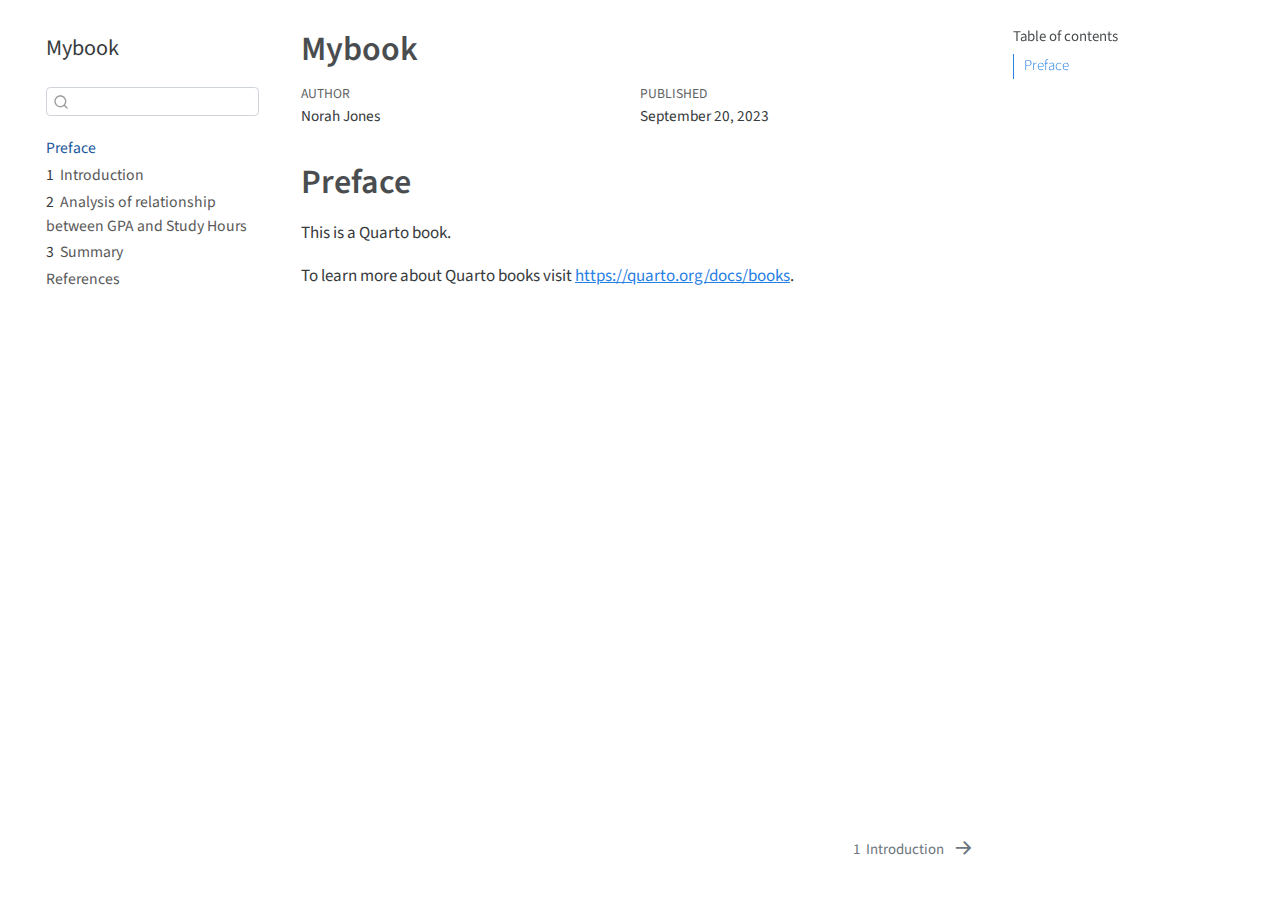
<file: _book/index.html>
<!DOCTYPE html>
<html xmlns="http://www.w3.org/1999/xhtml" lang="en" xml:lang="en"><head>

<meta charset="utf-8">
<meta name="generator" content="quarto-1.3.324">

<meta name="viewport" content="width=device-width, initial-scale=1.0, user-scalable=yes">

<meta name="author" content="Norah Jones">
<meta name="dcterms.date" content="2023-09-20">

<title>Mybook</title>
<style>
code{white-space: pre-wrap;}
span.smallcaps{font-variant: small-caps;}
div.columns{display: flex; gap: min(4vw, 1.5em);}
div.column{flex: auto; overflow-x: auto;}
div.hanging-indent{margin-left: 1.5em; text-indent: -1.5em;}
ul.task-list{list-style: none;}
ul.task-list li input[type="checkbox"] {
  width: 0.8em;
  margin: 0 0.8em 0.2em -1em; /* quarto-specific, see https://github.com/quarto-dev/quarto-cli/issues/4556 */ 
  vertical-align: middle;
}
</style>


<script src="site_libs/quarto-nav/quarto-nav.js"></script>
<script src="site_libs/quarto-nav/headroom.min.js"></script>
<script src="site_libs/clipboard/clipboard.min.js"></script>
<script src="site_libs/quarto-search/autocomplete.umd.js"></script>
<script src="site_libs/quarto-search/fuse.min.js"></script>
<script src="site_libs/quarto-search/quarto-search.js"></script>
<meta name="quarto:offset" content="./">
<link href="./intro.html" rel="next">
<script src="site_libs/quarto-html/quarto.js"></script>
<script src="site_libs/quarto-html/popper.min.js"></script>
<script src="site_libs/quarto-html/tippy.umd.min.js"></script>
<script src="site_libs/quarto-html/anchor.min.js"></script>
<link href="site_libs/quarto-html/tippy.css" rel="stylesheet">
<link href="site_libs/quarto-html/quarto-syntax-highlighting.css" rel="stylesheet" id="quarto-text-highlighting-styles">
<script src="site_libs/bootstrap/bootstrap.min.js"></script>
<link href="site_libs/bootstrap/bootstrap-icons.css" rel="stylesheet">
<link href="site_libs/bootstrap/bootstrap.min.css" rel="stylesheet" id="quarto-bootstrap" data-mode="light">
<script id="quarto-search-options" type="application/json">{
  "location": "sidebar",
  "copy-button": false,
  "collapse-after": 3,
  "panel-placement": "start",
  "type": "textbox",
  "limit": 20,
  "language": {
    "search-no-results-text": "No results",
    "search-matching-documents-text": "matching documents",
    "search-copy-link-title": "Copy link to search",
    "search-hide-matches-text": "Hide additional matches",
    "search-more-match-text": "more match in this document",
    "search-more-matches-text": "more matches in this document",
    "search-clear-button-title": "Clear",
    "search-detached-cancel-button-title": "Cancel",
    "search-submit-button-title": "Submit"
  }
}</script>


</head>

<body class="nav-sidebar floating">

<div id="quarto-search-results"></div>
  <header id="quarto-header" class="headroom fixed-top">
  <nav class="quarto-secondary-nav">
    <div class="container-fluid d-flex">
      <button type="button" class="quarto-btn-toggle btn" data-bs-toggle="collapse" data-bs-target="#quarto-sidebar,#quarto-sidebar-glass" aria-controls="quarto-sidebar" aria-expanded="false" aria-label="Toggle sidebar navigation" onclick="if (window.quartoToggleHeadroom) { window.quartoToggleHeadroom(); }">
        <i class="bi bi-layout-text-sidebar-reverse"></i>
      </button>
      <nav class="quarto-page-breadcrumbs" aria-label="breadcrumb"><ol class="breadcrumb"><li class="breadcrumb-item"><a href="./index.html">Preface</a></li></ol></nav>
      <a class="flex-grow-1" role="button" data-bs-toggle="collapse" data-bs-target="#quarto-sidebar,#quarto-sidebar-glass" aria-controls="quarto-sidebar" aria-expanded="false" aria-label="Toggle sidebar navigation" onclick="if (window.quartoToggleHeadroom) { window.quartoToggleHeadroom(); }">      
      </a>
      <button type="button" class="btn quarto-search-button" aria-label="Search" onclick="window.quartoOpenSearch();">
        <i class="bi bi-search"></i>
      </button>
    </div>
  </nav>
</header>
<!-- content -->
<div id="quarto-content" class="quarto-container page-columns page-rows-contents page-layout-article">
<!-- sidebar -->
  <nav id="quarto-sidebar" class="sidebar collapse collapse-horizontal sidebar-navigation floating overflow-auto">
    <div class="pt-lg-2 mt-2 text-left sidebar-header">
    <div class="sidebar-title mb-0 py-0">
      <a href="./">Mybook</a> 
    </div>
      </div>
        <div class="mt-2 flex-shrink-0 align-items-center">
        <div class="sidebar-search">
        <div id="quarto-search" class="" title="Search"></div>
        </div>
        </div>
    <div class="sidebar-menu-container"> 
    <ul class="list-unstyled mt-1">
        <li class="sidebar-item">
  <div class="sidebar-item-container"> 
  <a href="./index.html" class="sidebar-item-text sidebar-link active">
 <span class="menu-text">Preface</span></a>
  </div>
</li>
        <li class="sidebar-item">
  <div class="sidebar-item-container"> 
  <a href="./intro.html" class="sidebar-item-text sidebar-link">
 <span class="menu-text"><span class="chapter-number">1</span>&nbsp; <span class="chapter-title">Introduction</span></span></a>
  </div>
</li>
        <li class="sidebar-item">
  <div class="sidebar-item-container"> 
  <a href="./gpa_analysis.html" class="sidebar-item-text sidebar-link">
 <span class="menu-text"><span class="chapter-number">2</span>&nbsp; <span class="chapter-title">Analysis of relationship between GPA and Study Hours</span></span></a>
  </div>
</li>
        <li class="sidebar-item">
  <div class="sidebar-item-container"> 
  <a href="./summary.html" class="sidebar-item-text sidebar-link">
 <span class="menu-text"><span class="chapter-number">3</span>&nbsp; <span class="chapter-title">Summary</span></span></a>
  </div>
</li>
        <li class="sidebar-item">
  <div class="sidebar-item-container"> 
  <a href="./references.html" class="sidebar-item-text sidebar-link">
 <span class="menu-text">References</span></a>
  </div>
</li>
    </ul>
    </div>
</nav>
<div id="quarto-sidebar-glass" data-bs-toggle="collapse" data-bs-target="#quarto-sidebar,#quarto-sidebar-glass"></div>
<!-- margin-sidebar -->
    <div id="quarto-margin-sidebar" class="sidebar margin-sidebar">
        <nav id="TOC" role="doc-toc" class="toc-active">
    <h2 id="toc-title">Table of contents</h2>
   
  <ul>
  <li><a href="#preface" id="toc-preface" class="nav-link active" data-scroll-target="#preface">Preface</a></li>
  </ul>
</nav>
    </div>
<!-- main -->
<main class="content" id="quarto-document-content">

<header id="title-block-header" class="quarto-title-block default">
<div class="quarto-title">
<h1 class="title">Mybook</h1>
</div>



<div class="quarto-title-meta">

    <div>
    <div class="quarto-title-meta-heading">Author</div>
    <div class="quarto-title-meta-contents">
             <p>Norah Jones </p>
          </div>
  </div>
    
    <div>
    <div class="quarto-title-meta-heading">Published</div>
    <div class="quarto-title-meta-contents">
      <p class="date">September 20, 2023</p>
    </div>
  </div>
  
    
  </div>
  

</header>

<section id="preface" class="level1 unnumbered">
<h1 class="unnumbered">Preface</h1>
<p>This is a Quarto book.</p>
<p>To learn more about Quarto books visit <a href="https://quarto.org/docs/books" class="uri">https://quarto.org/docs/books</a>.</p>


</section>

</main> <!-- /main -->
<script id="quarto-html-after-body" type="application/javascript">
window.document.addEventListener("DOMContentLoaded", function (event) {
  const toggleBodyColorMode = (bsSheetEl) => {
    const mode = bsSheetEl.getAttribute("data-mode");
    const bodyEl = window.document.querySelector("body");
    if (mode === "dark") {
      bodyEl.classList.add("quarto-dark");
      bodyEl.classList.remove("quarto-light");
    } else {
      bodyEl.classList.add("quarto-light");
      bodyEl.classList.remove("quarto-dark");
    }
  }
  const toggleBodyColorPrimary = () => {
    const bsSheetEl = window.document.querySelector("link#quarto-bootstrap");
    if (bsSheetEl) {
      toggleBodyColorMode(bsSheetEl);
    }
  }
  toggleBodyColorPrimary();  
  const icon = "";
  const anchorJS = new window.AnchorJS();
  anchorJS.options = {
    placement: 'right',
    icon: icon
  };
  anchorJS.add('.anchored');
  const isCodeAnnotation = (el) => {
    for (const clz of el.classList) {
      if (clz.startsWith('code-annotation-')) {                     
        return true;
      }
    }
    return false;
  }
  const clipboard = new window.ClipboardJS('.code-copy-button', {
    text: function(trigger) {
      const codeEl = trigger.previousElementSibling.cloneNode(true);
      for (const childEl of codeEl.children) {
        if (isCodeAnnotation(childEl)) {
          childEl.remove();
        }
      }
      return codeEl.innerText;
    }
  });
  clipboard.on('success', function(e) {
    // button target
    const button = e.trigger;
    // don't keep focus
    button.blur();
    // flash "checked"
    button.classList.add('code-copy-button-checked');
    var currentTitle = button.getAttribute("title");
    button.setAttribute("title", "Copied!");
    let tooltip;
    if (window.bootstrap) {
      button.setAttribute("data-bs-toggle", "tooltip");
      button.setAttribute("data-bs-placement", "left");
      button.setAttribute("data-bs-title", "Copied!");
      tooltip = new bootstrap.Tooltip(button, 
        { trigger: "manual", 
          customClass: "code-copy-button-tooltip",
          offset: [0, -8]});
      tooltip.show();    
    }
    setTimeout(function() {
      if (tooltip) {
        tooltip.hide();
        button.removeAttribute("data-bs-title");
        button.removeAttribute("data-bs-toggle");
        button.removeAttribute("data-bs-placement");
      }
      button.setAttribute("title", currentTitle);
      button.classList.remove('code-copy-button-checked');
    }, 1000);
    // clear code selection
    e.clearSelection();
  });
  function tippyHover(el, contentFn) {
    const config = {
      allowHTML: true,
      content: contentFn,
      maxWidth: 500,
      delay: 100,
      arrow: false,
      appendTo: function(el) {
          return el.parentElement;
      },
      interactive: true,
      interactiveBorder: 10,
      theme: 'quarto',
      placement: 'bottom-start'
    };
    window.tippy(el, config); 
  }
  const noterefs = window.document.querySelectorAll('a[role="doc-noteref"]');
  for (var i=0; i<noterefs.length; i++) {
    const ref = noterefs[i];
    tippyHover(ref, function() {
      // use id or data attribute instead here
      let href = ref.getAttribute('data-footnote-href') || ref.getAttribute('href');
      try { href = new URL(href).hash; } catch {}
      const id = href.replace(/^#\/?/, "");
      const note = window.document.getElementById(id);
      return note.innerHTML;
    });
  }
      let selectedAnnoteEl;
      const selectorForAnnotation = ( cell, annotation) => {
        let cellAttr = 'data-code-cell="' + cell + '"';
        let lineAttr = 'data-code-annotation="' +  annotation + '"';
        const selector = 'span[' + cellAttr + '][' + lineAttr + ']';
        return selector;
      }
      const selectCodeLines = (annoteEl) => {
        const doc = window.document;
        const targetCell = annoteEl.getAttribute("data-target-cell");
        const targetAnnotation = annoteEl.getAttribute("data-target-annotation");
        const annoteSpan = window.document.querySelector(selectorForAnnotation(targetCell, targetAnnotation));
        const lines = annoteSpan.getAttribute("data-code-lines").split(",");
        const lineIds = lines.map((line) => {
          return targetCell + "-" + line;
        })
        let top = null;
        let height = null;
        let parent = null;
        if (lineIds.length > 0) {
            //compute the position of the single el (top and bottom and make a div)
            const el = window.document.getElementById(lineIds[0]);
            top = el.offsetTop;
            height = el.offsetHeight;
            parent = el.parentElement.parentElement;
          if (lineIds.length > 1) {
            const lastEl = window.document.getElementById(lineIds[lineIds.length - 1]);
            const bottom = lastEl.offsetTop + lastEl.offsetHeight;
            height = bottom - top;
          }
          if (top !== null && height !== null && parent !== null) {
            // cook up a div (if necessary) and position it 
            let div = window.document.getElementById("code-annotation-line-highlight");
            if (div === null) {
              div = window.document.createElement("div");
              div.setAttribute("id", "code-annotation-line-highlight");
              div.style.position = 'absolute';
              parent.appendChild(div);
            }
            div.style.top = top - 2 + "px";
            div.style.height = height + 4 + "px";
            let gutterDiv = window.document.getElementById("code-annotation-line-highlight-gutter");
            if (gutterDiv === null) {
              gutterDiv = window.document.createElement("div");
              gutterDiv.setAttribute("id", "code-annotation-line-highlight-gutter");
              gutterDiv.style.position = 'absolute';
              const codeCell = window.document.getElementById(targetCell);
              const gutter = codeCell.querySelector('.code-annotation-gutter');
              gutter.appendChild(gutterDiv);
            }
            gutterDiv.style.top = top - 2 + "px";
            gutterDiv.style.height = height + 4 + "px";
          }
          selectedAnnoteEl = annoteEl;
        }
      };
      const unselectCodeLines = () => {
        const elementsIds = ["code-annotation-line-highlight", "code-annotation-line-highlight-gutter"];
        elementsIds.forEach((elId) => {
          const div = window.document.getElementById(elId);
          if (div) {
            div.remove();
          }
        });
        selectedAnnoteEl = undefined;
      };
      // Attach click handler to the DT
      const annoteDls = window.document.querySelectorAll('dt[data-target-cell]');
      for (const annoteDlNode of annoteDls) {
        annoteDlNode.addEventListener('click', (event) => {
          const clickedEl = event.target;
          if (clickedEl !== selectedAnnoteEl) {
            unselectCodeLines();
            const activeEl = window.document.querySelector('dt[data-target-cell].code-annotation-active');
            if (activeEl) {
              activeEl.classList.remove('code-annotation-active');
            }
            selectCodeLines(clickedEl);
            clickedEl.classList.add('code-annotation-active');
          } else {
            // Unselect the line
            unselectCodeLines();
            clickedEl.classList.remove('code-annotation-active');
          }
        });
      }
  const findCites = (el) => {
    const parentEl = el.parentElement;
    if (parentEl) {
      const cites = parentEl.dataset.cites;
      if (cites) {
        return {
          el,
          cites: cites.split(' ')
        };
      } else {
        return findCites(el.parentElement)
      }
    } else {
      return undefined;
    }
  };
  var bibliorefs = window.document.querySelectorAll('a[role="doc-biblioref"]');
  for (var i=0; i<bibliorefs.length; i++) {
    const ref = bibliorefs[i];
    const citeInfo = findCites(ref);
    if (citeInfo) {
      tippyHover(citeInfo.el, function() {
        var popup = window.document.createElement('div');
        citeInfo.cites.forEach(function(cite) {
          var citeDiv = window.document.createElement('div');
          citeDiv.classList.add('hanging-indent');
          citeDiv.classList.add('csl-entry');
          var biblioDiv = window.document.getElementById('ref-' + cite);
          if (biblioDiv) {
            citeDiv.innerHTML = biblioDiv.innerHTML;
          }
          popup.appendChild(citeDiv);
        });
        return popup.innerHTML;
      });
    }
  }
});
</script>
<nav class="page-navigation">
  <div class="nav-page nav-page-previous">
  </div>
  <div class="nav-page nav-page-next">
      <a href="./intro.html" class="pagination-link">
        <span class="nav-page-text"><span class="chapter-number">1</span>&nbsp; <span class="chapter-title">Introduction</span></span> <i class="bi bi-arrow-right-short"></i>
      </a>
  </div>
</nav>
</div> <!-- /content -->



</body></html>
</file>
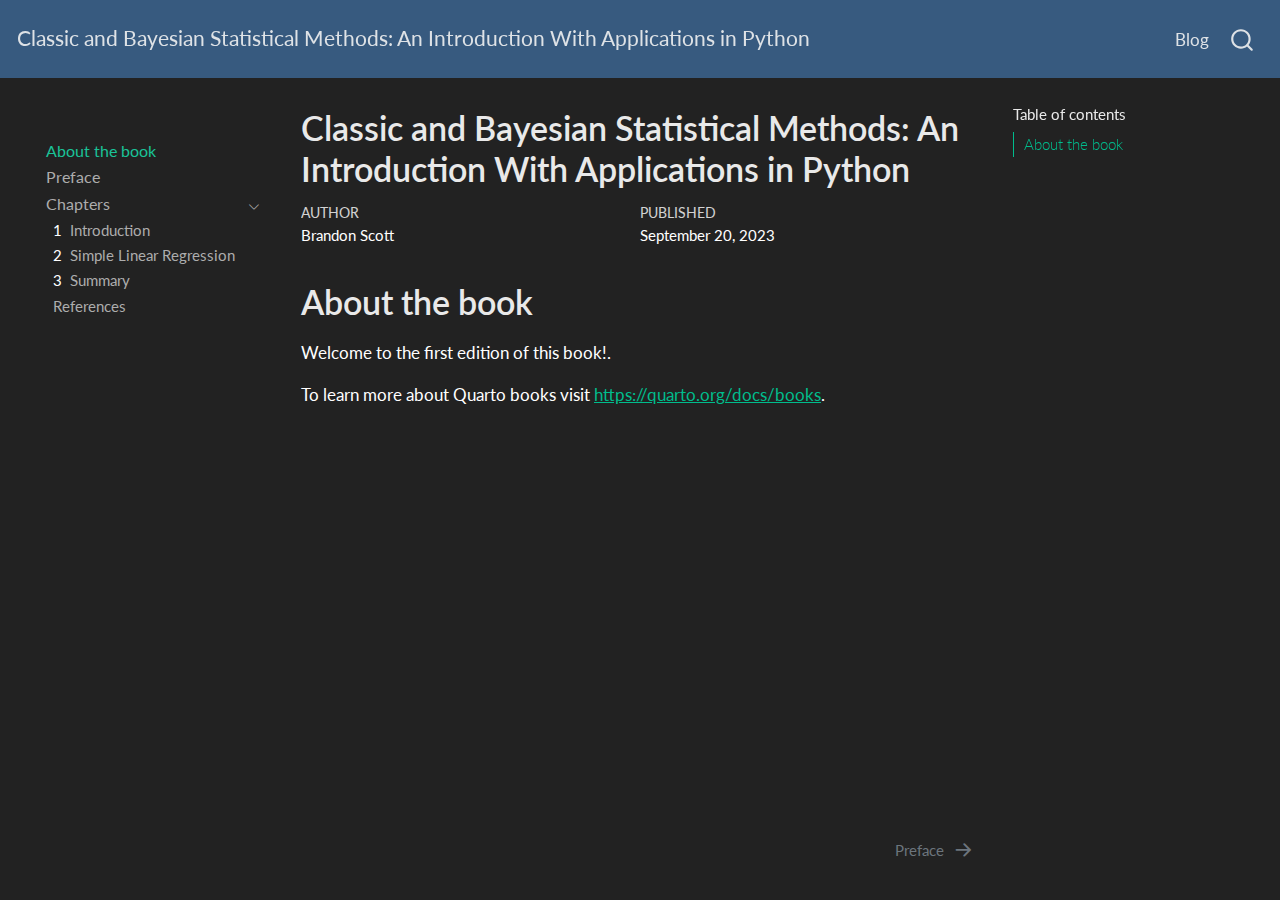
<file: docs/index.html>
<!DOCTYPE html>
<html xmlns="http://www.w3.org/1999/xhtml" lang="en" xml:lang="en"><head>

<meta charset="utf-8">
<meta name="generator" content="quarto-1.3.324">

<meta name="viewport" content="width=device-width, initial-scale=1.0, user-scalable=yes">

<meta name="author" content="Brandon Scott">
<meta name="dcterms.date" content="2023-09-20">

<title>Classic and Bayesian Statistical Methods: An Introduction With Applications in Python</title>
<style>
code{white-space: pre-wrap;}
span.smallcaps{font-variant: small-caps;}
div.columns{display: flex; gap: min(4vw, 1.5em);}
div.column{flex: auto; overflow-x: auto;}
div.hanging-indent{margin-left: 1.5em; text-indent: -1.5em;}
ul.task-list{list-style: none;}
ul.task-list li input[type="checkbox"] {
  width: 0.8em;
  margin: 0 0.8em 0.2em -1em; /* quarto-specific, see https://github.com/quarto-dev/quarto-cli/issues/4556 */ 
  vertical-align: middle;
}
</style>


<script src="site_libs/quarto-nav/quarto-nav.js"></script>
<script src="site_libs/quarto-nav/headroom.min.js"></script>
<script src="site_libs/clipboard/clipboard.min.js"></script>
<script src="site_libs/quarto-search/autocomplete.umd.js"></script>
<script src="site_libs/quarto-search/fuse.min.js"></script>
<script src="site_libs/quarto-search/quarto-search.js"></script>
<meta name="quarto:offset" content="./">
<link href="./preface.html" rel="next">
<script src="site_libs/quarto-html/quarto.js"></script>
<script src="site_libs/quarto-html/popper.min.js"></script>
<script src="site_libs/quarto-html/tippy.umd.min.js"></script>
<script src="site_libs/quarto-html/anchor.min.js"></script>
<link href="site_libs/quarto-html/tippy.css" rel="stylesheet">
<link href="site_libs/quarto-html/quarto-syntax-highlighting-dark.css" rel="stylesheet" id="quarto-text-highlighting-styles">
<script src="site_libs/bootstrap/bootstrap.min.js"></script>
<link href="site_libs/bootstrap/bootstrap-icons.css" rel="stylesheet">
<link href="site_libs/bootstrap/bootstrap.min.css" rel="stylesheet" id="quarto-bootstrap" data-mode="dark">
<script id="quarto-search-options" type="application/json">{
  "location": "navbar",
  "copy-button": false,
  "collapse-after": 3,
  "panel-placement": "end",
  "type": "overlay",
  "limit": 20,
  "language": {
    "search-no-results-text": "No results",
    "search-matching-documents-text": "matching documents",
    "search-copy-link-title": "Copy link to search",
    "search-hide-matches-text": "Hide additional matches",
    "search-more-match-text": "more match in this document",
    "search-more-matches-text": "more matches in this document",
    "search-clear-button-title": "Clear",
    "search-detached-cancel-button-title": "Cancel",
    "search-submit-button-title": "Submit"
  }
}</script>


</head>

<body class="nav-sidebar floating nav-fixed">

<div id="quarto-search-results"></div>
  <header id="quarto-header" class="headroom fixed-top">
    <nav class="navbar navbar-expand-lg navbar-dark ">
      <div class="navbar-container container-fluid">
      <div class="navbar-brand-container">
    <a class="navbar-brand" href="./index.html">
    <span class="navbar-title">Classic and Bayesian Statistical Methods: An Introduction With Applications in Python</span>
    </a>
  </div>
            <div id="quarto-search" class="" title="Search"></div>
          <button class="navbar-toggler" type="button" data-bs-toggle="collapse" data-bs-target="#navbarCollapse" aria-controls="navbarCollapse" aria-expanded="false" aria-label="Toggle navigation" onclick="if (window.quartoToggleHeadroom) { window.quartoToggleHeadroom(); }">
  <span class="navbar-toggler-icon"></span>
</button>
          <div class="collapse navbar-collapse" id="navbarCollapse">
            <ul class="navbar-nav navbar-nav-scroll ms-auto">
  <li class="nav-item">
    <a class="nav-link" href="https://thebayesianbandit.com/" rel="" target="">
 <span class="menu-text">Blog</span></a>
  </li>  
</ul>
            <div class="quarto-navbar-tools">
</div>
          </div> <!-- /navcollapse -->
      </div> <!-- /container-fluid -->
    </nav>
  <nav class="quarto-secondary-nav">
    <div class="container-fluid d-flex">
      <button type="button" class="quarto-btn-toggle btn" data-bs-toggle="collapse" data-bs-target="#quarto-sidebar,#quarto-sidebar-glass" aria-controls="quarto-sidebar" aria-expanded="false" aria-label="Toggle sidebar navigation" onclick="if (window.quartoToggleHeadroom) { window.quartoToggleHeadroom(); }">
        <i class="bi bi-layout-text-sidebar-reverse"></i>
      </button>
      <nav class="quarto-page-breadcrumbs" aria-label="breadcrumb"><ol class="breadcrumb"><li class="breadcrumb-item"><a href="./index.html">About the book</a></li></ol></nav>
      <a class="flex-grow-1" role="button" data-bs-toggle="collapse" data-bs-target="#quarto-sidebar,#quarto-sidebar-glass" aria-controls="quarto-sidebar" aria-expanded="false" aria-label="Toggle sidebar navigation" onclick="if (window.quartoToggleHeadroom) { window.quartoToggleHeadroom(); }">      
      </a>
      <button type="button" class="btn quarto-search-button" aria-label="Search" onclick="window.quartoOpenSearch();">
        <i class="bi bi-search"></i>
      </button>
    </div>
  </nav>
</header>
<!-- content -->
<div id="quarto-content" class="quarto-container page-columns page-rows-contents page-layout-article page-navbar">
<!-- sidebar -->
  <nav id="quarto-sidebar" class="sidebar collapse collapse-horizontal sidebar-navigation floating overflow-auto">
        <div class="mt-2 flex-shrink-0 align-items-center">
        <div class="sidebar-search">
        <div id="quarto-search" class="" title="Search"></div>
        </div>
        </div>
    <div class="sidebar-menu-container"> 
    <ul class="list-unstyled mt-1">
        <li class="sidebar-item">
  <div class="sidebar-item-container"> 
  <a href="./index.html" class="sidebar-item-text sidebar-link active">
 <span class="menu-text">About the book</span></a>
  </div>
</li>
        <li class="sidebar-item">
  <div class="sidebar-item-container"> 
  <a href="./preface.html" class="sidebar-item-text sidebar-link">
 <span class="menu-text">Preface</span></a>
  </div>
</li>
        <li class="sidebar-item sidebar-item-section">
      <div class="sidebar-item-container"> 
            <a class="sidebar-item-text sidebar-link text-start" data-bs-toggle="collapse" data-bs-target="#quarto-sidebar-section-1" aria-expanded="true">
 <span class="menu-text">Chapters</span></a>
          <a class="sidebar-item-toggle text-start" data-bs-toggle="collapse" data-bs-target="#quarto-sidebar-section-1" aria-expanded="true" aria-label="Toggle section">
            <i class="bi bi-chevron-right ms-2"></i>
          </a> 
      </div>
      <ul id="quarto-sidebar-section-1" class="collapse list-unstyled sidebar-section depth1 show">  
          <li class="sidebar-item">
  <div class="sidebar-item-container"> 
  <a href="./intro_stats.html" class="sidebar-item-text sidebar-link">
 <span class="menu-text"><span class="chapter-number">1</span>&nbsp; <span class="chapter-title">Introduction</span></span></a>
  </div>
</li>
          <li class="sidebar-item">
  <div class="sidebar-item-container"> 
  <a href="./gpa_analysis.html" class="sidebar-item-text sidebar-link">
 <span class="menu-text"><span class="chapter-number">2</span>&nbsp; <span class="chapter-title">Simple Linear Regression</span></span></a>
  </div>
</li>
          <li class="sidebar-item">
  <div class="sidebar-item-container"> 
  <a href="./summary.html" class="sidebar-item-text sidebar-link">
 <span class="menu-text"><span class="chapter-number">3</span>&nbsp; <span class="chapter-title">Summary</span></span></a>
  </div>
</li>
          <li class="sidebar-item">
  <div class="sidebar-item-container"> 
  <a href="./references.html" class="sidebar-item-text sidebar-link">
 <span class="menu-text">References</span></a>
  </div>
</li>
      </ul>
  </li>
    </ul>
    </div>
</nav>
<div id="quarto-sidebar-glass" data-bs-toggle="collapse" data-bs-target="#quarto-sidebar,#quarto-sidebar-glass"></div>
<!-- margin-sidebar -->
    <div id="quarto-margin-sidebar" class="sidebar margin-sidebar">
        <nav id="TOC" role="doc-toc" class="toc-active">
    <h2 id="toc-title">Table of contents</h2>
   
  <ul>
  <li><a href="#about-the-book" id="toc-about-the-book" class="nav-link active" data-scroll-target="#about-the-book">About the book</a></li>
  </ul>
</nav>
    </div>
<!-- main -->
<main class="content" id="quarto-document-content">

<header id="title-block-header" class="quarto-title-block default">
<div class="quarto-title">
<h1 class="title">Classic and Bayesian Statistical Methods: An Introduction With Applications in Python</h1>
</div>



<div class="quarto-title-meta">

    <div>
    <div class="quarto-title-meta-heading">Author</div>
    <div class="quarto-title-meta-contents">
             <p>Brandon Scott </p>
          </div>
  </div>
    
    <div>
    <div class="quarto-title-meta-heading">Published</div>
    <div class="quarto-title-meta-contents">
      <p class="date">September 20, 2023</p>
    </div>
  </div>
  
    
  </div>
  

</header>

<section id="about-the-book" class="level1 unnumbered">
<h1 class="unnumbered">About the book</h1>
<p>Welcome to the first edition of this book!.</p>
<p>To learn more about Quarto books visit <a href="https://quarto.org/docs/books" class="uri">https://quarto.org/docs/books</a>.</p>


</section>

</main> <!-- /main -->
<script id="quarto-html-after-body" type="application/javascript">
window.document.addEventListener("DOMContentLoaded", function (event) {
  const toggleBodyColorMode = (bsSheetEl) => {
    const mode = bsSheetEl.getAttribute("data-mode");
    const bodyEl = window.document.querySelector("body");
    if (mode === "dark") {
      bodyEl.classList.add("quarto-dark");
      bodyEl.classList.remove("quarto-light");
    } else {
      bodyEl.classList.add("quarto-light");
      bodyEl.classList.remove("quarto-dark");
    }
  }
  const toggleBodyColorPrimary = () => {
    const bsSheetEl = window.document.querySelector("link#quarto-bootstrap");
    if (bsSheetEl) {
      toggleBodyColorMode(bsSheetEl);
    }
  }
  toggleBodyColorPrimary();  
  const icon = "";
  const anchorJS = new window.AnchorJS();
  anchorJS.options = {
    placement: 'right',
    icon: icon
  };
  anchorJS.add('.anchored');
  const isCodeAnnotation = (el) => {
    for (const clz of el.classList) {
      if (clz.startsWith('code-annotation-')) {                     
        return true;
      }
    }
    return false;
  }
  const clipboard = new window.ClipboardJS('.code-copy-button', {
    text: function(trigger) {
      const codeEl = trigger.previousElementSibling.cloneNode(true);
      for (const childEl of codeEl.children) {
        if (isCodeAnnotation(childEl)) {
          childEl.remove();
        }
      }
      return codeEl.innerText;
    }
  });
  clipboard.on('success', function(e) {
    // button target
    const button = e.trigger;
    // don't keep focus
    button.blur();
    // flash "checked"
    button.classList.add('code-copy-button-checked');
    var currentTitle = button.getAttribute("title");
    button.setAttribute("title", "Copied!");
    let tooltip;
    if (window.bootstrap) {
      button.setAttribute("data-bs-toggle", "tooltip");
      button.setAttribute("data-bs-placement", "left");
      button.setAttribute("data-bs-title", "Copied!");
      tooltip = new bootstrap.Tooltip(button, 
        { trigger: "manual", 
          customClass: "code-copy-button-tooltip",
          offset: [0, -8]});
      tooltip.show();    
    }
    setTimeout(function() {
      if (tooltip) {
        tooltip.hide();
        button.removeAttribute("data-bs-title");
        button.removeAttribute("data-bs-toggle");
        button.removeAttribute("data-bs-placement");
      }
      button.setAttribute("title", currentTitle);
      button.classList.remove('code-copy-button-checked');
    }, 1000);
    // clear code selection
    e.clearSelection();
  });
  function tippyHover(el, contentFn) {
    const config = {
      allowHTML: true,
      content: contentFn,
      maxWidth: 500,
      delay: 100,
      arrow: false,
      appendTo: function(el) {
          return el.parentElement;
      },
      interactive: true,
      interactiveBorder: 10,
      theme: 'quarto',
      placement: 'bottom-start'
    };
    window.tippy(el, config); 
  }
  const noterefs = window.document.querySelectorAll('a[role="doc-noteref"]');
  for (var i=0; i<noterefs.length; i++) {
    const ref = noterefs[i];
    tippyHover(ref, function() {
      // use id or data attribute instead here
      let href = ref.getAttribute('data-footnote-href') || ref.getAttribute('href');
      try { href = new URL(href).hash; } catch {}
      const id = href.replace(/^#\/?/, "");
      const note = window.document.getElementById(id);
      return note.innerHTML;
    });
  }
      let selectedAnnoteEl;
      const selectorForAnnotation = ( cell, annotation) => {
        let cellAttr = 'data-code-cell="' + cell + '"';
        let lineAttr = 'data-code-annotation="' +  annotation + '"';
        const selector = 'span[' + cellAttr + '][' + lineAttr + ']';
        return selector;
      }
      const selectCodeLines = (annoteEl) => {
        const doc = window.document;
        const targetCell = annoteEl.getAttribute("data-target-cell");
        const targetAnnotation = annoteEl.getAttribute("data-target-annotation");
        const annoteSpan = window.document.querySelector(selectorForAnnotation(targetCell, targetAnnotation));
        const lines = annoteSpan.getAttribute("data-code-lines").split(",");
        const lineIds = lines.map((line) => {
          return targetCell + "-" + line;
        })
        let top = null;
        let height = null;
        let parent = null;
        if (lineIds.length > 0) {
            //compute the position of the single el (top and bottom and make a div)
            const el = window.document.getElementById(lineIds[0]);
            top = el.offsetTop;
            height = el.offsetHeight;
            parent = el.parentElement.parentElement;
          if (lineIds.length > 1) {
            const lastEl = window.document.getElementById(lineIds[lineIds.length - 1]);
            const bottom = lastEl.offsetTop + lastEl.offsetHeight;
            height = bottom - top;
          }
          if (top !== null && height !== null && parent !== null) {
            // cook up a div (if necessary) and position it 
            let div = window.document.getElementById("code-annotation-line-highlight");
            if (div === null) {
              div = window.document.createElement("div");
              div.setAttribute("id", "code-annotation-line-highlight");
              div.style.position = 'absolute';
              parent.appendChild(div);
            }
            div.style.top = top - 2 + "px";
            div.style.height = height + 4 + "px";
            let gutterDiv = window.document.getElementById("code-annotation-line-highlight-gutter");
            if (gutterDiv === null) {
              gutterDiv = window.document.createElement("div");
              gutterDiv.setAttribute("id", "code-annotation-line-highlight-gutter");
              gutterDiv.style.position = 'absolute';
              const codeCell = window.document.getElementById(targetCell);
              const gutter = codeCell.querySelector('.code-annotation-gutter');
              gutter.appendChild(gutterDiv);
            }
            gutterDiv.style.top = top - 2 + "px";
            gutterDiv.style.height = height + 4 + "px";
          }
          selectedAnnoteEl = annoteEl;
        }
      };
      const unselectCodeLines = () => {
        const elementsIds = ["code-annotation-line-highlight", "code-annotation-line-highlight-gutter"];
        elementsIds.forEach((elId) => {
          const div = window.document.getElementById(elId);
          if (div) {
            div.remove();
          }
        });
        selectedAnnoteEl = undefined;
      };
      // Attach click handler to the DT
      const annoteDls = window.document.querySelectorAll('dt[data-target-cell]');
      for (const annoteDlNode of annoteDls) {
        annoteDlNode.addEventListener('click', (event) => {
          const clickedEl = event.target;
          if (clickedEl !== selectedAnnoteEl) {
            unselectCodeLines();
            const activeEl = window.document.querySelector('dt[data-target-cell].code-annotation-active');
            if (activeEl) {
              activeEl.classList.remove('code-annotation-active');
            }
            selectCodeLines(clickedEl);
            clickedEl.classList.add('code-annotation-active');
          } else {
            // Unselect the line
            unselectCodeLines();
            clickedEl.classList.remove('code-annotation-active');
          }
        });
      }
  const findCites = (el) => {
    const parentEl = el.parentElement;
    if (parentEl) {
      const cites = parentEl.dataset.cites;
      if (cites) {
        return {
          el,
          cites: cites.split(' ')
        };
      } else {
        return findCites(el.parentElement)
      }
    } else {
      return undefined;
    }
  };
  var bibliorefs = window.document.querySelectorAll('a[role="doc-biblioref"]');
  for (var i=0; i<bibliorefs.length; i++) {
    const ref = bibliorefs[i];
    const citeInfo = findCites(ref);
    if (citeInfo) {
      tippyHover(citeInfo.el, function() {
        var popup = window.document.createElement('div');
        citeInfo.cites.forEach(function(cite) {
          var citeDiv = window.document.createElement('div');
          citeDiv.classList.add('hanging-indent');
          citeDiv.classList.add('csl-entry');
          var biblioDiv = window.document.getElementById('ref-' + cite);
          if (biblioDiv) {
            citeDiv.innerHTML = biblioDiv.innerHTML;
          }
          popup.appendChild(citeDiv);
        });
        return popup.innerHTML;
      });
    }
  }
});
</script>
<nav class="page-navigation">
  <div class="nav-page nav-page-previous">
  </div>
  <div class="nav-page nav-page-next">
      <a href="./preface.html" class="pagination-link">
        <span class="nav-page-text">Preface</span> <i class="bi bi-arrow-right-short"></i>
      </a>
  </div>
</nav>
</div> <!-- /content -->



</body></html>
</file>
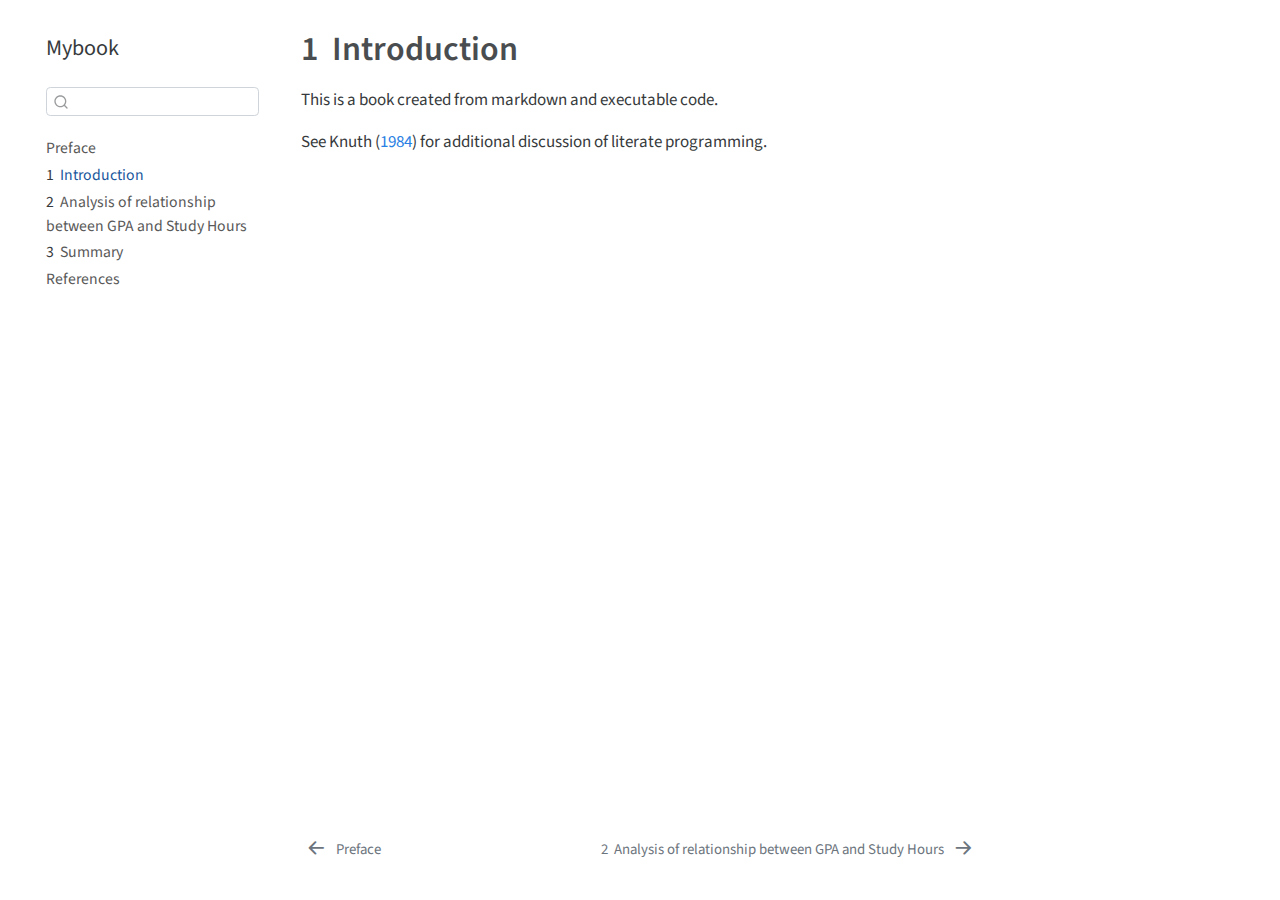
<file: _book/intro.html>
<!DOCTYPE html>
<html xmlns="http://www.w3.org/1999/xhtml" lang="en" xml:lang="en"><head>

<meta charset="utf-8">
<meta name="generator" content="quarto-1.3.324">

<meta name="viewport" content="width=device-width, initial-scale=1.0, user-scalable=yes">


<title>Mybook - 1&nbsp; Introduction</title>
<style>
code{white-space: pre-wrap;}
span.smallcaps{font-variant: small-caps;}
div.columns{display: flex; gap: min(4vw, 1.5em);}
div.column{flex: auto; overflow-x: auto;}
div.hanging-indent{margin-left: 1.5em; text-indent: -1.5em;}
ul.task-list{list-style: none;}
ul.task-list li input[type="checkbox"] {
  width: 0.8em;
  margin: 0 0.8em 0.2em -1em; /* quarto-specific, see https://github.com/quarto-dev/quarto-cli/issues/4556 */ 
  vertical-align: middle;
}
/* CSS for citations */
div.csl-bib-body { }
div.csl-entry {
  clear: both;
}
.hanging-indent div.csl-entry {
  margin-left:2em;
  text-indent:-2em;
}
div.csl-left-margin {
  min-width:2em;
  float:left;
}
div.csl-right-inline {
  margin-left:2em;
  padding-left:1em;
}
div.csl-indent {
  margin-left: 2em;
}</style>


<script src="site_libs/quarto-nav/quarto-nav.js"></script>
<script src="site_libs/quarto-nav/headroom.min.js"></script>
<script src="site_libs/clipboard/clipboard.min.js"></script>
<script src="site_libs/quarto-search/autocomplete.umd.js"></script>
<script src="site_libs/quarto-search/fuse.min.js"></script>
<script src="site_libs/quarto-search/quarto-search.js"></script>
<meta name="quarto:offset" content="./">
<link href="./gpa_analysis.html" rel="next">
<link href="./index.html" rel="prev">
<script src="site_libs/quarto-html/quarto.js"></script>
<script src="site_libs/quarto-html/popper.min.js"></script>
<script src="site_libs/quarto-html/tippy.umd.min.js"></script>
<script src="site_libs/quarto-html/anchor.min.js"></script>
<link href="site_libs/quarto-html/tippy.css" rel="stylesheet">
<link href="site_libs/quarto-html/quarto-syntax-highlighting.css" rel="stylesheet" id="quarto-text-highlighting-styles">
<script src="site_libs/bootstrap/bootstrap.min.js"></script>
<link href="site_libs/bootstrap/bootstrap-icons.css" rel="stylesheet">
<link href="site_libs/bootstrap/bootstrap.min.css" rel="stylesheet" id="quarto-bootstrap" data-mode="light">
<script id="quarto-search-options" type="application/json">{
  "location": "sidebar",
  "copy-button": false,
  "collapse-after": 3,
  "panel-placement": "start",
  "type": "textbox",
  "limit": 20,
  "language": {
    "search-no-results-text": "No results",
    "search-matching-documents-text": "matching documents",
    "search-copy-link-title": "Copy link to search",
    "search-hide-matches-text": "Hide additional matches",
    "search-more-match-text": "more match in this document",
    "search-more-matches-text": "more matches in this document",
    "search-clear-button-title": "Clear",
    "search-detached-cancel-button-title": "Cancel",
    "search-submit-button-title": "Submit"
  }
}</script>


</head>

<body class="nav-sidebar floating">

<div id="quarto-search-results"></div>
  <header id="quarto-header" class="headroom fixed-top">
  <nav class="quarto-secondary-nav">
    <div class="container-fluid d-flex">
      <button type="button" class="quarto-btn-toggle btn" data-bs-toggle="collapse" data-bs-target="#quarto-sidebar,#quarto-sidebar-glass" aria-controls="quarto-sidebar" aria-expanded="false" aria-label="Toggle sidebar navigation" onclick="if (window.quartoToggleHeadroom) { window.quartoToggleHeadroom(); }">
        <i class="bi bi-layout-text-sidebar-reverse"></i>
      </button>
      <nav class="quarto-page-breadcrumbs" aria-label="breadcrumb"><ol class="breadcrumb"><li class="breadcrumb-item"><a href="./intro.html"><span class="chapter-number">1</span>&nbsp; <span class="chapter-title">Introduction</span></a></li></ol></nav>
      <a class="flex-grow-1" role="button" data-bs-toggle="collapse" data-bs-target="#quarto-sidebar,#quarto-sidebar-glass" aria-controls="quarto-sidebar" aria-expanded="false" aria-label="Toggle sidebar navigation" onclick="if (window.quartoToggleHeadroom) { window.quartoToggleHeadroom(); }">      
      </a>
      <button type="button" class="btn quarto-search-button" aria-label="Search" onclick="window.quartoOpenSearch();">
        <i class="bi bi-search"></i>
      </button>
    </div>
  </nav>
</header>
<!-- content -->
<div id="quarto-content" class="quarto-container page-columns page-rows-contents page-layout-article">
<!-- sidebar -->
  <nav id="quarto-sidebar" class="sidebar collapse collapse-horizontal sidebar-navigation floating overflow-auto">
    <div class="pt-lg-2 mt-2 text-left sidebar-header">
    <div class="sidebar-title mb-0 py-0">
      <a href="./">Mybook</a> 
    </div>
      </div>
        <div class="mt-2 flex-shrink-0 align-items-center">
        <div class="sidebar-search">
        <div id="quarto-search" class="" title="Search"></div>
        </div>
        </div>
    <div class="sidebar-menu-container"> 
    <ul class="list-unstyled mt-1">
        <li class="sidebar-item">
  <div class="sidebar-item-container"> 
  <a href="./index.html" class="sidebar-item-text sidebar-link">
 <span class="menu-text">Preface</span></a>
  </div>
</li>
        <li class="sidebar-item">
  <div class="sidebar-item-container"> 
  <a href="./intro.html" class="sidebar-item-text sidebar-link active">
 <span class="menu-text"><span class="chapter-number">1</span>&nbsp; <span class="chapter-title">Introduction</span></span></a>
  </div>
</li>
        <li class="sidebar-item">
  <div class="sidebar-item-container"> 
  <a href="./gpa_analysis.html" class="sidebar-item-text sidebar-link">
 <span class="menu-text"><span class="chapter-number">2</span>&nbsp; <span class="chapter-title">Analysis of relationship between GPA and Study Hours</span></span></a>
  </div>
</li>
        <li class="sidebar-item">
  <div class="sidebar-item-container"> 
  <a href="./summary.html" class="sidebar-item-text sidebar-link">
 <span class="menu-text"><span class="chapter-number">3</span>&nbsp; <span class="chapter-title">Summary</span></span></a>
  </div>
</li>
        <li class="sidebar-item">
  <div class="sidebar-item-container"> 
  <a href="./references.html" class="sidebar-item-text sidebar-link">
 <span class="menu-text">References</span></a>
  </div>
</li>
    </ul>
    </div>
</nav>
<div id="quarto-sidebar-glass" data-bs-toggle="collapse" data-bs-target="#quarto-sidebar,#quarto-sidebar-glass"></div>
<!-- margin-sidebar -->
    <div id="quarto-margin-sidebar" class="sidebar margin-sidebar">
        
    </div>
<!-- main -->
<main class="content" id="quarto-document-content">

<header id="title-block-header" class="quarto-title-block default">
<div class="quarto-title">
<h1 class="title"><span class="chapter-number">1</span>&nbsp; <span class="chapter-title">Introduction</span></h1>
</div>



<div class="quarto-title-meta">

    
  
    
  </div>
  

</header>

<p>This is a book created from markdown and executable code.</p>
<p>See <span class="citation" data-cites="knuth84">Knuth (<a href="references.html#ref-knuth84" role="doc-biblioref">1984</a>)</span> for additional discussion of literate programming.</p>


<div id="refs" class="references csl-bib-body hanging-indent" role="list" style="display: none">
<div id="ref-knuth84" class="csl-entry" role="listitem">
Knuth, Donald E. 1984. <span>“Literate Programming.”</span> <em>Comput. J.</em> 27 (2): 97–111. <a href="https://doi.org/10.1093/comjnl/27.2.97">https://doi.org/10.1093/comjnl/27.2.97</a>.
</div>
</div>

</main> <!-- /main -->
<script id="quarto-html-after-body" type="application/javascript">
window.document.addEventListener("DOMContentLoaded", function (event) {
  const toggleBodyColorMode = (bsSheetEl) => {
    const mode = bsSheetEl.getAttribute("data-mode");
    const bodyEl = window.document.querySelector("body");
    if (mode === "dark") {
      bodyEl.classList.add("quarto-dark");
      bodyEl.classList.remove("quarto-light");
    } else {
      bodyEl.classList.add("quarto-light");
      bodyEl.classList.remove("quarto-dark");
    }
  }
  const toggleBodyColorPrimary = () => {
    const bsSheetEl = window.document.querySelector("link#quarto-bootstrap");
    if (bsSheetEl) {
      toggleBodyColorMode(bsSheetEl);
    }
  }
  toggleBodyColorPrimary();  
  const icon = "";
  const anchorJS = new window.AnchorJS();
  anchorJS.options = {
    placement: 'right',
    icon: icon
  };
  anchorJS.add('.anchored');
  const isCodeAnnotation = (el) => {
    for (const clz of el.classList) {
      if (clz.startsWith('code-annotation-')) {                     
        return true;
      }
    }
    return false;
  }
  const clipboard = new window.ClipboardJS('.code-copy-button', {
    text: function(trigger) {
      const codeEl = trigger.previousElementSibling.cloneNode(true);
      for (const childEl of codeEl.children) {
        if (isCodeAnnotation(childEl)) {
          childEl.remove();
        }
      }
      return codeEl.innerText;
    }
  });
  clipboard.on('success', function(e) {
    // button target
    const button = e.trigger;
    // don't keep focus
    button.blur();
    // flash "checked"
    button.classList.add('code-copy-button-checked');
    var currentTitle = button.getAttribute("title");
    button.setAttribute("title", "Copied!");
    let tooltip;
    if (window.bootstrap) {
      button.setAttribute("data-bs-toggle", "tooltip");
      button.setAttribute("data-bs-placement", "left");
      button.setAttribute("data-bs-title", "Copied!");
      tooltip = new bootstrap.Tooltip(button, 
        { trigger: "manual", 
          customClass: "code-copy-button-tooltip",
          offset: [0, -8]});
      tooltip.show();    
    }
    setTimeout(function() {
      if (tooltip) {
        tooltip.hide();
        button.removeAttribute("data-bs-title");
        button.removeAttribute("data-bs-toggle");
        button.removeAttribute("data-bs-placement");
      }
      button.setAttribute("title", currentTitle);
      button.classList.remove('code-copy-button-checked');
    }, 1000);
    // clear code selection
    e.clearSelection();
  });
  function tippyHover(el, contentFn) {
    const config = {
      allowHTML: true,
      content: contentFn,
      maxWidth: 500,
      delay: 100,
      arrow: false,
      appendTo: function(el) {
          return el.parentElement;
      },
      interactive: true,
      interactiveBorder: 10,
      theme: 'quarto',
      placement: 'bottom-start'
    };
    window.tippy(el, config); 
  }
  const noterefs = window.document.querySelectorAll('a[role="doc-noteref"]');
  for (var i=0; i<noterefs.length; i++) {
    const ref = noterefs[i];
    tippyHover(ref, function() {
      // use id or data attribute instead here
      let href = ref.getAttribute('data-footnote-href') || ref.getAttribute('href');
      try { href = new URL(href).hash; } catch {}
      const id = href.replace(/^#\/?/, "");
      const note = window.document.getElementById(id);
      return note.innerHTML;
    });
  }
      let selectedAnnoteEl;
      const selectorForAnnotation = ( cell, annotation) => {
        let cellAttr = 'data-code-cell="' + cell + '"';
        let lineAttr = 'data-code-annotation="' +  annotation + '"';
        const selector = 'span[' + cellAttr + '][' + lineAttr + ']';
        return selector;
      }
      const selectCodeLines = (annoteEl) => {
        const doc = window.document;
        const targetCell = annoteEl.getAttribute("data-target-cell");
        const targetAnnotation = annoteEl.getAttribute("data-target-annotation");
        const annoteSpan = window.document.querySelector(selectorForAnnotation(targetCell, targetAnnotation));
        const lines = annoteSpan.getAttribute("data-code-lines").split(",");
        const lineIds = lines.map((line) => {
          return targetCell + "-" + line;
        })
        let top = null;
        let height = null;
        let parent = null;
        if (lineIds.length > 0) {
            //compute the position of the single el (top and bottom and make a div)
            const el = window.document.getElementById(lineIds[0]);
            top = el.offsetTop;
            height = el.offsetHeight;
            parent = el.parentElement.parentElement;
          if (lineIds.length > 1) {
            const lastEl = window.document.getElementById(lineIds[lineIds.length - 1]);
            const bottom = lastEl.offsetTop + lastEl.offsetHeight;
            height = bottom - top;
          }
          if (top !== null && height !== null && parent !== null) {
            // cook up a div (if necessary) and position it 
            let div = window.document.getElementById("code-annotation-line-highlight");
            if (div === null) {
              div = window.document.createElement("div");
              div.setAttribute("id", "code-annotation-line-highlight");
              div.style.position = 'absolute';
              parent.appendChild(div);
            }
            div.style.top = top - 2 + "px";
            div.style.height = height + 4 + "px";
            let gutterDiv = window.document.getElementById("code-annotation-line-highlight-gutter");
            if (gutterDiv === null) {
              gutterDiv = window.document.createElement("div");
              gutterDiv.setAttribute("id", "code-annotation-line-highlight-gutter");
              gutterDiv.style.position = 'absolute';
              const codeCell = window.document.getElementById(targetCell);
              const gutter = codeCell.querySelector('.code-annotation-gutter');
              gutter.appendChild(gutterDiv);
            }
            gutterDiv.style.top = top - 2 + "px";
            gutterDiv.style.height = height + 4 + "px";
          }
          selectedAnnoteEl = annoteEl;
        }
      };
      const unselectCodeLines = () => {
        const elementsIds = ["code-annotation-line-highlight", "code-annotation-line-highlight-gutter"];
        elementsIds.forEach((elId) => {
          const div = window.document.getElementById(elId);
          if (div) {
            div.remove();
          }
        });
        selectedAnnoteEl = undefined;
      };
      // Attach click handler to the DT
      const annoteDls = window.document.querySelectorAll('dt[data-target-cell]');
      for (const annoteDlNode of annoteDls) {
        annoteDlNode.addEventListener('click', (event) => {
          const clickedEl = event.target;
          if (clickedEl !== selectedAnnoteEl) {
            unselectCodeLines();
            const activeEl = window.document.querySelector('dt[data-target-cell].code-annotation-active');
            if (activeEl) {
              activeEl.classList.remove('code-annotation-active');
            }
            selectCodeLines(clickedEl);
            clickedEl.classList.add('code-annotation-active');
          } else {
            // Unselect the line
            unselectCodeLines();
            clickedEl.classList.remove('code-annotation-active');
          }
        });
      }
  const findCites = (el) => {
    const parentEl = el.parentElement;
    if (parentEl) {
      const cites = parentEl.dataset.cites;
      if (cites) {
        return {
          el,
          cites: cites.split(' ')
        };
      } else {
        return findCites(el.parentElement)
      }
    } else {
      return undefined;
    }
  };
  var bibliorefs = window.document.querySelectorAll('a[role="doc-biblioref"]');
  for (var i=0; i<bibliorefs.length; i++) {
    const ref = bibliorefs[i];
    const citeInfo = findCites(ref);
    if (citeInfo) {
      tippyHover(citeInfo.el, function() {
        var popup = window.document.createElement('div');
        citeInfo.cites.forEach(function(cite) {
          var citeDiv = window.document.createElement('div');
          citeDiv.classList.add('hanging-indent');
          citeDiv.classList.add('csl-entry');
          var biblioDiv = window.document.getElementById('ref-' + cite);
          if (biblioDiv) {
            citeDiv.innerHTML = biblioDiv.innerHTML;
          }
          popup.appendChild(citeDiv);
        });
        return popup.innerHTML;
      });
    }
  }
});
</script>
<nav class="page-navigation">
  <div class="nav-page nav-page-previous">
      <a href="./index.html" class="pagination-link">
        <i class="bi bi-arrow-left-short"></i> <span class="nav-page-text">Preface</span>
      </a>          
  </div>
  <div class="nav-page nav-page-next">
      <a href="./gpa_analysis.html" class="pagination-link">
        <span class="nav-page-text"><span class="chapter-number">2</span>&nbsp; <span class="chapter-title">Analysis of relationship between GPA and Study Hours</span></span> <i class="bi bi-arrow-right-short"></i>
      </a>
  </div>
</nav>
</div> <!-- /content -->



</body></html>
</file>
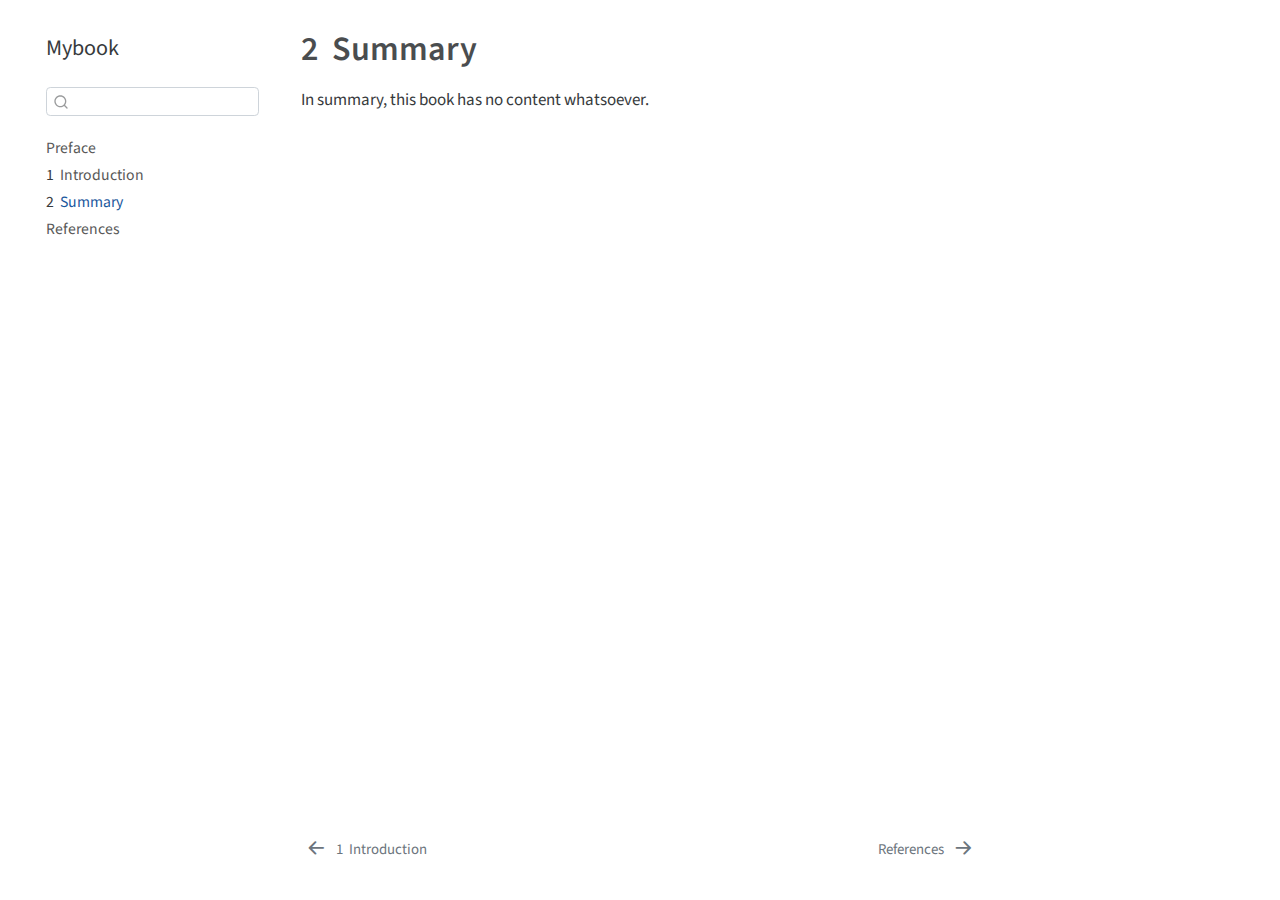
<file: _book/summary.html>
<!DOCTYPE html>
<html xmlns="http://www.w3.org/1999/xhtml" lang="en" xml:lang="en"><head>

<meta charset="utf-8">
<meta name="generator" content="quarto-1.3.324">

<meta name="viewport" content="width=device-width, initial-scale=1.0, user-scalable=yes">


<title>Mybook - 2&nbsp; Summary</title>
<style>
code{white-space: pre-wrap;}
span.smallcaps{font-variant: small-caps;}
div.columns{display: flex; gap: min(4vw, 1.5em);}
div.column{flex: auto; overflow-x: auto;}
div.hanging-indent{margin-left: 1.5em; text-indent: -1.5em;}
ul.task-list{list-style: none;}
ul.task-list li input[type="checkbox"] {
  width: 0.8em;
  margin: 0 0.8em 0.2em -1em; /* quarto-specific, see https://github.com/quarto-dev/quarto-cli/issues/4556 */ 
  vertical-align: middle;
}
</style>


<script src="site_libs/quarto-nav/quarto-nav.js"></script>
<script src="site_libs/quarto-nav/headroom.min.js"></script>
<script src="site_libs/clipboard/clipboard.min.js"></script>
<script src="site_libs/quarto-search/autocomplete.umd.js"></script>
<script src="site_libs/quarto-search/fuse.min.js"></script>
<script src="site_libs/quarto-search/quarto-search.js"></script>
<meta name="quarto:offset" content="./">
<link href="./references.html" rel="next">
<link href="./intro.html" rel="prev">
<script src="site_libs/quarto-html/quarto.js"></script>
<script src="site_libs/quarto-html/popper.min.js"></script>
<script src="site_libs/quarto-html/tippy.umd.min.js"></script>
<script src="site_libs/quarto-html/anchor.min.js"></script>
<link href="site_libs/quarto-html/tippy.css" rel="stylesheet">
<link href="site_libs/quarto-html/quarto-syntax-highlighting.css" rel="stylesheet" id="quarto-text-highlighting-styles">
<script src="site_libs/bootstrap/bootstrap.min.js"></script>
<link href="site_libs/bootstrap/bootstrap-icons.css" rel="stylesheet">
<link href="site_libs/bootstrap/bootstrap.min.css" rel="stylesheet" id="quarto-bootstrap" data-mode="light">
<script id="quarto-search-options" type="application/json">{
  "location": "sidebar",
  "copy-button": false,
  "collapse-after": 3,
  "panel-placement": "start",
  "type": "textbox",
  "limit": 20,
  "language": {
    "search-no-results-text": "No results",
    "search-matching-documents-text": "matching documents",
    "search-copy-link-title": "Copy link to search",
    "search-hide-matches-text": "Hide additional matches",
    "search-more-match-text": "more match in this document",
    "search-more-matches-text": "more matches in this document",
    "search-clear-button-title": "Clear",
    "search-detached-cancel-button-title": "Cancel",
    "search-submit-button-title": "Submit"
  }
}</script>


</head>

<body class="nav-sidebar floating">

<div id="quarto-search-results"></div>
  <header id="quarto-header" class="headroom fixed-top">
  <nav class="quarto-secondary-nav">
    <div class="container-fluid d-flex">
      <button type="button" class="quarto-btn-toggle btn" data-bs-toggle="collapse" data-bs-target="#quarto-sidebar,#quarto-sidebar-glass" aria-controls="quarto-sidebar" aria-expanded="false" aria-label="Toggle sidebar navigation" onclick="if (window.quartoToggleHeadroom) { window.quartoToggleHeadroom(); }">
        <i class="bi bi-layout-text-sidebar-reverse"></i>
      </button>
      <nav class="quarto-page-breadcrumbs" aria-label="breadcrumb"><ol class="breadcrumb"><li class="breadcrumb-item"><a href="./summary.html"><span class="chapter-number">2</span>&nbsp; <span class="chapter-title">Summary</span></a></li></ol></nav>
      <a class="flex-grow-1" role="button" data-bs-toggle="collapse" data-bs-target="#quarto-sidebar,#quarto-sidebar-glass" aria-controls="quarto-sidebar" aria-expanded="false" aria-label="Toggle sidebar navigation" onclick="if (window.quartoToggleHeadroom) { window.quartoToggleHeadroom(); }">      
      </a>
      <button type="button" class="btn quarto-search-button" aria-label="Search" onclick="window.quartoOpenSearch();">
        <i class="bi bi-search"></i>
      </button>
    </div>
  </nav>
</header>
<!-- content -->
<div id="quarto-content" class="quarto-container page-columns page-rows-contents page-layout-article">
<!-- sidebar -->
  <nav id="quarto-sidebar" class="sidebar collapse collapse-horizontal sidebar-navigation floating overflow-auto">
    <div class="pt-lg-2 mt-2 text-left sidebar-header">
    <div class="sidebar-title mb-0 py-0">
      <a href="./">Mybook</a> 
    </div>
      </div>
        <div class="mt-2 flex-shrink-0 align-items-center">
        <div class="sidebar-search">
        <div id="quarto-search" class="" title="Search"></div>
        </div>
        </div>
    <div class="sidebar-menu-container"> 
    <ul class="list-unstyled mt-1">
        <li class="sidebar-item">
  <div class="sidebar-item-container"> 
  <a href="./index.html" class="sidebar-item-text sidebar-link">
 <span class="menu-text">Preface</span></a>
  </div>
</li>
        <li class="sidebar-item">
  <div class="sidebar-item-container"> 
  <a href="./intro.html" class="sidebar-item-text sidebar-link">
 <span class="menu-text"><span class="chapter-number">1</span>&nbsp; <span class="chapter-title">Introduction</span></span></a>
  </div>
</li>
        <li class="sidebar-item">
  <div class="sidebar-item-container"> 
  <a href="./summary.html" class="sidebar-item-text sidebar-link active">
 <span class="menu-text"><span class="chapter-number">2</span>&nbsp; <span class="chapter-title">Summary</span></span></a>
  </div>
</li>
        <li class="sidebar-item">
  <div class="sidebar-item-container"> 
  <a href="./references.html" class="sidebar-item-text sidebar-link">
 <span class="menu-text">References</span></a>
  </div>
</li>
    </ul>
    </div>
</nav>
<div id="quarto-sidebar-glass" data-bs-toggle="collapse" data-bs-target="#quarto-sidebar,#quarto-sidebar-glass"></div>
<!-- margin-sidebar -->
    <div id="quarto-margin-sidebar" class="sidebar margin-sidebar">
        
    </div>
<!-- main -->
<main class="content" id="quarto-document-content">

<header id="title-block-header" class="quarto-title-block default">
<div class="quarto-title">
<h1 class="title"><span class="chapter-number">2</span>&nbsp; <span class="chapter-title">Summary</span></h1>
</div>



<div class="quarto-title-meta">

    
  
    
  </div>
  

</header>

<p>In summary, this book has no content whatsoever.</p>



</main> <!-- /main -->
<script id="quarto-html-after-body" type="application/javascript">
window.document.addEventListener("DOMContentLoaded", function (event) {
  const toggleBodyColorMode = (bsSheetEl) => {
    const mode = bsSheetEl.getAttribute("data-mode");
    const bodyEl = window.document.querySelector("body");
    if (mode === "dark") {
      bodyEl.classList.add("quarto-dark");
      bodyEl.classList.remove("quarto-light");
    } else {
      bodyEl.classList.add("quarto-light");
      bodyEl.classList.remove("quarto-dark");
    }
  }
  const toggleBodyColorPrimary = () => {
    const bsSheetEl = window.document.querySelector("link#quarto-bootstrap");
    if (bsSheetEl) {
      toggleBodyColorMode(bsSheetEl);
    }
  }
  toggleBodyColorPrimary();  
  const icon = "";
  const anchorJS = new window.AnchorJS();
  anchorJS.options = {
    placement: 'right',
    icon: icon
  };
  anchorJS.add('.anchored');
  const isCodeAnnotation = (el) => {
    for (const clz of el.classList) {
      if (clz.startsWith('code-annotation-')) {                     
        return true;
      }
    }
    return false;
  }
  const clipboard = new window.ClipboardJS('.code-copy-button', {
    text: function(trigger) {
      const codeEl = trigger.previousElementSibling.cloneNode(true);
      for (const childEl of codeEl.children) {
        if (isCodeAnnotation(childEl)) {
          childEl.remove();
        }
      }
      return codeEl.innerText;
    }
  });
  clipboard.on('success', function(e) {
    // button target
    const button = e.trigger;
    // don't keep focus
    button.blur();
    // flash "checked"
    button.classList.add('code-copy-button-checked');
    var currentTitle = button.getAttribute("title");
    button.setAttribute("title", "Copied!");
    let tooltip;
    if (window.bootstrap) {
      button.setAttribute("data-bs-toggle", "tooltip");
      button.setAttribute("data-bs-placement", "left");
      button.setAttribute("data-bs-title", "Copied!");
      tooltip = new bootstrap.Tooltip(button, 
        { trigger: "manual", 
          customClass: "code-copy-button-tooltip",
          offset: [0, -8]});
      tooltip.show();    
    }
    setTimeout(function() {
      if (tooltip) {
        tooltip.hide();
        button.removeAttribute("data-bs-title");
        button.removeAttribute("data-bs-toggle");
        button.removeAttribute("data-bs-placement");
      }
      button.setAttribute("title", currentTitle);
      button.classList.remove('code-copy-button-checked');
    }, 1000);
    // clear code selection
    e.clearSelection();
  });
  function tippyHover(el, contentFn) {
    const config = {
      allowHTML: true,
      content: contentFn,
      maxWidth: 500,
      delay: 100,
      arrow: false,
      appendTo: function(el) {
          return el.parentElement;
      },
      interactive: true,
      interactiveBorder: 10,
      theme: 'quarto',
      placement: 'bottom-start'
    };
    window.tippy(el, config); 
  }
  const noterefs = window.document.querySelectorAll('a[role="doc-noteref"]');
  for (var i=0; i<noterefs.length; i++) {
    const ref = noterefs[i];
    tippyHover(ref, function() {
      // use id or data attribute instead here
      let href = ref.getAttribute('data-footnote-href') || ref.getAttribute('href');
      try { href = new URL(href).hash; } catch {}
      const id = href.replace(/^#\/?/, "");
      const note = window.document.getElementById(id);
      return note.innerHTML;
    });
  }
      let selectedAnnoteEl;
      const selectorForAnnotation = ( cell, annotation) => {
        let cellAttr = 'data-code-cell="' + cell + '"';
        let lineAttr = 'data-code-annotation="' +  annotation + '"';
        const selector = 'span[' + cellAttr + '][' + lineAttr + ']';
        return selector;
      }
      const selectCodeLines = (annoteEl) => {
        const doc = window.document;
        const targetCell = annoteEl.getAttribute("data-target-cell");
        const targetAnnotation = annoteEl.getAttribute("data-target-annotation");
        const annoteSpan = window.document.querySelector(selectorForAnnotation(targetCell, targetAnnotation));
        const lines = annoteSpan.getAttribute("data-code-lines").split(",");
        const lineIds = lines.map((line) => {
          return targetCell + "-" + line;
        })
        let top = null;
        let height = null;
        let parent = null;
        if (lineIds.length > 0) {
            //compute the position of the single el (top and bottom and make a div)
            const el = window.document.getElementById(lineIds[0]);
            top = el.offsetTop;
            height = el.offsetHeight;
            parent = el.parentElement.parentElement;
          if (lineIds.length > 1) {
            const lastEl = window.document.getElementById(lineIds[lineIds.length - 1]);
            const bottom = lastEl.offsetTop + lastEl.offsetHeight;
            height = bottom - top;
          }
          if (top !== null && height !== null && parent !== null) {
            // cook up a div (if necessary) and position it 
            let div = window.document.getElementById("code-annotation-line-highlight");
            if (div === null) {
              div = window.document.createElement("div");
              div.setAttribute("id", "code-annotation-line-highlight");
              div.style.position = 'absolute';
              parent.appendChild(div);
            }
            div.style.top = top - 2 + "px";
            div.style.height = height + 4 + "px";
            let gutterDiv = window.document.getElementById("code-annotation-line-highlight-gutter");
            if (gutterDiv === null) {
              gutterDiv = window.document.createElement("div");
              gutterDiv.setAttribute("id", "code-annotation-line-highlight-gutter");
              gutterDiv.style.position = 'absolute';
              const codeCell = window.document.getElementById(targetCell);
              const gutter = codeCell.querySelector('.code-annotation-gutter');
              gutter.appendChild(gutterDiv);
            }
            gutterDiv.style.top = top - 2 + "px";
            gutterDiv.style.height = height + 4 + "px";
          }
          selectedAnnoteEl = annoteEl;
        }
      };
      const unselectCodeLines = () => {
        const elementsIds = ["code-annotation-line-highlight", "code-annotation-line-highlight-gutter"];
        elementsIds.forEach((elId) => {
          const div = window.document.getElementById(elId);
          if (div) {
            div.remove();
          }
        });
        selectedAnnoteEl = undefined;
      };
      // Attach click handler to the DT
      const annoteDls = window.document.querySelectorAll('dt[data-target-cell]');
      for (const annoteDlNode of annoteDls) {
        annoteDlNode.addEventListener('click', (event) => {
          const clickedEl = event.target;
          if (clickedEl !== selectedAnnoteEl) {
            unselectCodeLines();
            const activeEl = window.document.querySelector('dt[data-target-cell].code-annotation-active');
            if (activeEl) {
              activeEl.classList.remove('code-annotation-active');
            }
            selectCodeLines(clickedEl);
            clickedEl.classList.add('code-annotation-active');
          } else {
            // Unselect the line
            unselectCodeLines();
            clickedEl.classList.remove('code-annotation-active');
          }
        });
      }
  const findCites = (el) => {
    const parentEl = el.parentElement;
    if (parentEl) {
      const cites = parentEl.dataset.cites;
      if (cites) {
        return {
          el,
          cites: cites.split(' ')
        };
      } else {
        return findCites(el.parentElement)
      }
    } else {
      return undefined;
    }
  };
  var bibliorefs = window.document.querySelectorAll('a[role="doc-biblioref"]');
  for (var i=0; i<bibliorefs.length; i++) {
    const ref = bibliorefs[i];
    const citeInfo = findCites(ref);
    if (citeInfo) {
      tippyHover(citeInfo.el, function() {
        var popup = window.document.createElement('div');
        citeInfo.cites.forEach(function(cite) {
          var citeDiv = window.document.createElement('div');
          citeDiv.classList.add('hanging-indent');
          citeDiv.classList.add('csl-entry');
          var biblioDiv = window.document.getElementById('ref-' + cite);
          if (biblioDiv) {
            citeDiv.innerHTML = biblioDiv.innerHTML;
          }
          popup.appendChild(citeDiv);
        });
        return popup.innerHTML;
      });
    }
  }
});
</script>
<nav class="page-navigation">
  <div class="nav-page nav-page-previous">
      <a href="./intro.html" class="pagination-link">
        <i class="bi bi-arrow-left-short"></i> <span class="nav-page-text"><span class="chapter-number">1</span>&nbsp; <span class="chapter-title">Introduction</span></span>
      </a>          
  </div>
  <div class="nav-page nav-page-next">
      <a href="./references.html" class="pagination-link">
        <span class="nav-page-text">References</span> <i class="bi bi-arrow-right-short"></i>
      </a>
  </div>
</nav>
</div> <!-- /content -->



</body></html>
</file>
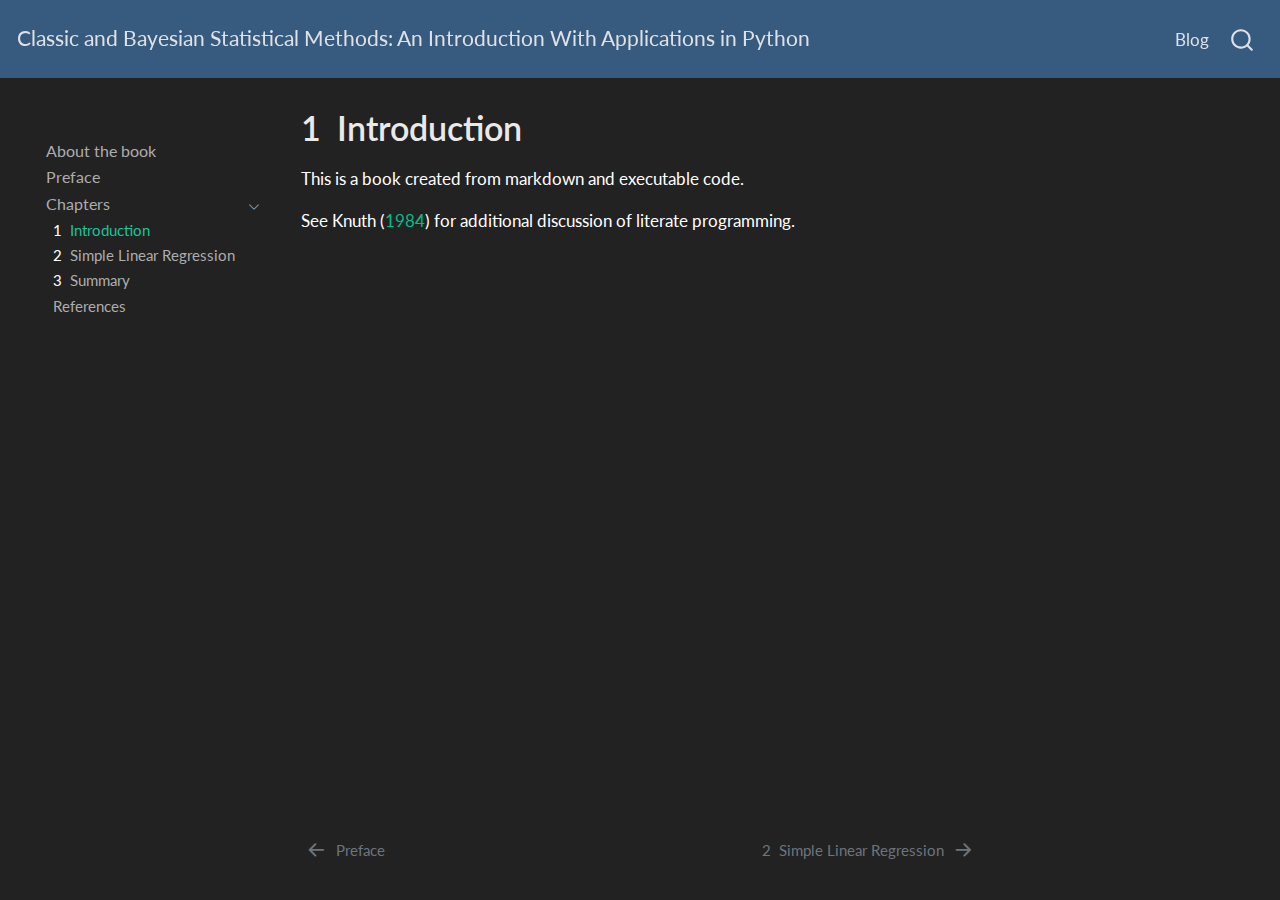
<file: docs/intro.html>
<!DOCTYPE html>
<html xmlns="http://www.w3.org/1999/xhtml" lang="en" xml:lang="en"><head>

<meta charset="utf-8">
<meta name="generator" content="quarto-1.3.324">

<meta name="viewport" content="width=device-width, initial-scale=1.0, user-scalable=yes">


<title>Classic and Bayesian Statistical Methods: An Introduction With Applications in Python - 1&nbsp; Introduction</title>
<style>
code{white-space: pre-wrap;}
span.smallcaps{font-variant: small-caps;}
div.columns{display: flex; gap: min(4vw, 1.5em);}
div.column{flex: auto; overflow-x: auto;}
div.hanging-indent{margin-left: 1.5em; text-indent: -1.5em;}
ul.task-list{list-style: none;}
ul.task-list li input[type="checkbox"] {
  width: 0.8em;
  margin: 0 0.8em 0.2em -1em; /* quarto-specific, see https://github.com/quarto-dev/quarto-cli/issues/4556 */ 
  vertical-align: middle;
}
/* CSS for citations */
div.csl-bib-body { }
div.csl-entry {
  clear: both;
}
.hanging-indent div.csl-entry {
  margin-left:2em;
  text-indent:-2em;
}
div.csl-left-margin {
  min-width:2em;
  float:left;
}
div.csl-right-inline {
  margin-left:2em;
  padding-left:1em;
}
div.csl-indent {
  margin-left: 2em;
}</style>


<script src="site_libs/quarto-nav/quarto-nav.js"></script>
<script src="site_libs/quarto-nav/headroom.min.js"></script>
<script src="site_libs/clipboard/clipboard.min.js"></script>
<script src="site_libs/quarto-search/autocomplete.umd.js"></script>
<script src="site_libs/quarto-search/fuse.min.js"></script>
<script src="site_libs/quarto-search/quarto-search.js"></script>
<meta name="quarto:offset" content="./">
<link href="./gpa_analysis.html" rel="next">
<link href="./preface.html" rel="prev">
<script src="site_libs/quarto-html/quarto.js"></script>
<script src="site_libs/quarto-html/popper.min.js"></script>
<script src="site_libs/quarto-html/tippy.umd.min.js"></script>
<script src="site_libs/quarto-html/anchor.min.js"></script>
<link href="site_libs/quarto-html/tippy.css" rel="stylesheet">
<link href="site_libs/quarto-html/quarto-syntax-highlighting-dark.css" rel="stylesheet" id="quarto-text-highlighting-styles">
<script src="site_libs/bootstrap/bootstrap.min.js"></script>
<link href="site_libs/bootstrap/bootstrap-icons.css" rel="stylesheet">
<link href="site_libs/bootstrap/bootstrap.min.css" rel="stylesheet" id="quarto-bootstrap" data-mode="dark">
<script id="quarto-search-options" type="application/json">{
  "location": "navbar",
  "copy-button": false,
  "collapse-after": 3,
  "panel-placement": "end",
  "type": "overlay",
  "limit": 20,
  "language": {
    "search-no-results-text": "No results",
    "search-matching-documents-text": "matching documents",
    "search-copy-link-title": "Copy link to search",
    "search-hide-matches-text": "Hide additional matches",
    "search-more-match-text": "more match in this document",
    "search-more-matches-text": "more matches in this document",
    "search-clear-button-title": "Clear",
    "search-detached-cancel-button-title": "Cancel",
    "search-submit-button-title": "Submit"
  }
}</script>


</head>

<body class="nav-sidebar floating nav-fixed">

<div id="quarto-search-results"></div>
  <header id="quarto-header" class="headroom fixed-top">
    <nav class="navbar navbar-expand-lg navbar-dark ">
      <div class="navbar-container container-fluid">
      <div class="navbar-brand-container">
    <a class="navbar-brand" href="./index.html">
    <span class="navbar-title">Classic and Bayesian Statistical Methods: An Introduction With Applications in Python</span>
    </a>
  </div>
            <div id="quarto-search" class="" title="Search"></div>
          <button class="navbar-toggler" type="button" data-bs-toggle="collapse" data-bs-target="#navbarCollapse" aria-controls="navbarCollapse" aria-expanded="false" aria-label="Toggle navigation" onclick="if (window.quartoToggleHeadroom) { window.quartoToggleHeadroom(); }">
  <span class="navbar-toggler-icon"></span>
</button>
          <div class="collapse navbar-collapse" id="navbarCollapse">
            <ul class="navbar-nav navbar-nav-scroll ms-auto">
  <li class="nav-item">
    <a class="nav-link" href="https://thebayesianbandit.com/" rel="" target="">
 <span class="menu-text">Blog</span></a>
  </li>  
</ul>
            <div class="quarto-navbar-tools">
</div>
          </div> <!-- /navcollapse -->
      </div> <!-- /container-fluid -->
    </nav>
  <nav class="quarto-secondary-nav">
    <div class="container-fluid d-flex">
      <button type="button" class="quarto-btn-toggle btn" data-bs-toggle="collapse" data-bs-target="#quarto-sidebar,#quarto-sidebar-glass" aria-controls="quarto-sidebar" aria-expanded="false" aria-label="Toggle sidebar navigation" onclick="if (window.quartoToggleHeadroom) { window.quartoToggleHeadroom(); }">
        <i class="bi bi-layout-text-sidebar-reverse"></i>
      </button>
      <nav class="quarto-page-breadcrumbs" aria-label="breadcrumb"><ol class="breadcrumb"><li class="breadcrumb-item"><a href="./intro.html">Chapters</a></li><li class="breadcrumb-item"><a href="./intro.html"><span class="chapter-number">1</span>&nbsp; <span class="chapter-title">Introduction</span></a></li></ol></nav>
      <a class="flex-grow-1" role="button" data-bs-toggle="collapse" data-bs-target="#quarto-sidebar,#quarto-sidebar-glass" aria-controls="quarto-sidebar" aria-expanded="false" aria-label="Toggle sidebar navigation" onclick="if (window.quartoToggleHeadroom) { window.quartoToggleHeadroom(); }">      
      </a>
      <button type="button" class="btn quarto-search-button" aria-label="Search" onclick="window.quartoOpenSearch();">
        <i class="bi bi-search"></i>
      </button>
    </div>
  </nav>
</header>
<!-- content -->
<div id="quarto-content" class="quarto-container page-columns page-rows-contents page-layout-article page-navbar">
<!-- sidebar -->
  <nav id="quarto-sidebar" class="sidebar collapse collapse-horizontal sidebar-navigation floating overflow-auto">
        <div class="mt-2 flex-shrink-0 align-items-center">
        <div class="sidebar-search">
        <div id="quarto-search" class="" title="Search"></div>
        </div>
        </div>
    <div class="sidebar-menu-container"> 
    <ul class="list-unstyled mt-1">
        <li class="sidebar-item">
  <div class="sidebar-item-container"> 
  <a href="./index.html" class="sidebar-item-text sidebar-link">
 <span class="menu-text">About the book</span></a>
  </div>
</li>
        <li class="sidebar-item">
  <div class="sidebar-item-container"> 
  <a href="./preface.html" class="sidebar-item-text sidebar-link">
 <span class="menu-text">Preface</span></a>
  </div>
</li>
        <li class="sidebar-item sidebar-item-section">
      <div class="sidebar-item-container"> 
            <a class="sidebar-item-text sidebar-link text-start" data-bs-toggle="collapse" data-bs-target="#quarto-sidebar-section-1" aria-expanded="true">
 <span class="menu-text">Chapters</span></a>
          <a class="sidebar-item-toggle text-start" data-bs-toggle="collapse" data-bs-target="#quarto-sidebar-section-1" aria-expanded="true" aria-label="Toggle section">
            <i class="bi bi-chevron-right ms-2"></i>
          </a> 
      </div>
      <ul id="quarto-sidebar-section-1" class="collapse list-unstyled sidebar-section depth1 show">  
          <li class="sidebar-item">
  <div class="sidebar-item-container"> 
  <a href="./intro.html" class="sidebar-item-text sidebar-link active">
 <span class="menu-text"><span class="chapter-number">1</span>&nbsp; <span class="chapter-title">Introduction</span></span></a>
  </div>
</li>
          <li class="sidebar-item">
  <div class="sidebar-item-container"> 
  <a href="./gpa_analysis.html" class="sidebar-item-text sidebar-link">
 <span class="menu-text"><span class="chapter-number">2</span>&nbsp; <span class="chapter-title">Simple Linear Regression</span></span></a>
  </div>
</li>
          <li class="sidebar-item">
  <div class="sidebar-item-container"> 
  <a href="./summary.html" class="sidebar-item-text sidebar-link">
 <span class="menu-text"><span class="chapter-number">3</span>&nbsp; <span class="chapter-title">Summary</span></span></a>
  </div>
</li>
          <li class="sidebar-item">
  <div class="sidebar-item-container"> 
  <a href="./references.html" class="sidebar-item-text sidebar-link">
 <span class="menu-text">References</span></a>
  </div>
</li>
      </ul>
  </li>
    </ul>
    </div>
</nav>
<div id="quarto-sidebar-glass" data-bs-toggle="collapse" data-bs-target="#quarto-sidebar,#quarto-sidebar-glass"></div>
<!-- margin-sidebar -->
    <div id="quarto-margin-sidebar" class="sidebar margin-sidebar">
        
    </div>
<!-- main -->
<main class="content" id="quarto-document-content">

<header id="title-block-header" class="quarto-title-block default">
<div class="quarto-title">
<h1 class="title"><span class="chapter-number">1</span>&nbsp; <span class="chapter-title">Introduction</span></h1>
</div>



<div class="quarto-title-meta">

    
  
    
  </div>
  

</header>

<p>This is a book created from markdown and executable code.</p>
<p>See <span class="citation" data-cites="knuth84">Knuth (<a href="references.html#ref-knuth84" role="doc-biblioref">1984</a>)</span> for additional discussion of literate programming.</p>


<div id="refs" class="references csl-bib-body hanging-indent" role="list" style="display: none">
<div id="ref-knuth84" class="csl-entry" role="listitem">
Knuth, Donald E. 1984. <span>“Literate Programming.”</span> <em>Comput. J.</em> 27 (2): 97–111. <a href="https://doi.org/10.1093/comjnl/27.2.97">https://doi.org/10.1093/comjnl/27.2.97</a>.
</div>
</div>

</main> <!-- /main -->
<script id="quarto-html-after-body" type="application/javascript">
window.document.addEventListener("DOMContentLoaded", function (event) {
  const toggleBodyColorMode = (bsSheetEl) => {
    const mode = bsSheetEl.getAttribute("data-mode");
    const bodyEl = window.document.querySelector("body");
    if (mode === "dark") {
      bodyEl.classList.add("quarto-dark");
      bodyEl.classList.remove("quarto-light");
    } else {
      bodyEl.classList.add("quarto-light");
      bodyEl.classList.remove("quarto-dark");
    }
  }
  const toggleBodyColorPrimary = () => {
    const bsSheetEl = window.document.querySelector("link#quarto-bootstrap");
    if (bsSheetEl) {
      toggleBodyColorMode(bsSheetEl);
    }
  }
  toggleBodyColorPrimary();  
  const icon = "";
  const anchorJS = new window.AnchorJS();
  anchorJS.options = {
    placement: 'right',
    icon: icon
  };
  anchorJS.add('.anchored');
  const isCodeAnnotation = (el) => {
    for (const clz of el.classList) {
      if (clz.startsWith('code-annotation-')) {                     
        return true;
      }
    }
    return false;
  }
  const clipboard = new window.ClipboardJS('.code-copy-button', {
    text: function(trigger) {
      const codeEl = trigger.previousElementSibling.cloneNode(true);
      for (const childEl of codeEl.children) {
        if (isCodeAnnotation(childEl)) {
          childEl.remove();
        }
      }
      return codeEl.innerText;
    }
  });
  clipboard.on('success', function(e) {
    // button target
    const button = e.trigger;
    // don't keep focus
    button.blur();
    // flash "checked"
    button.classList.add('code-copy-button-checked');
    var currentTitle = button.getAttribute("title");
    button.setAttribute("title", "Copied!");
    let tooltip;
    if (window.bootstrap) {
      button.setAttribute("data-bs-toggle", "tooltip");
      button.setAttribute("data-bs-placement", "left");
      button.setAttribute("data-bs-title", "Copied!");
      tooltip = new bootstrap.Tooltip(button, 
        { trigger: "manual", 
          customClass: "code-copy-button-tooltip",
          offset: [0, -8]});
      tooltip.show();    
    }
    setTimeout(function() {
      if (tooltip) {
        tooltip.hide();
        button.removeAttribute("data-bs-title");
        button.removeAttribute("data-bs-toggle");
        button.removeAttribute("data-bs-placement");
      }
      button.setAttribute("title", currentTitle);
      button.classList.remove('code-copy-button-checked');
    }, 1000);
    // clear code selection
    e.clearSelection();
  });
  function tippyHover(el, contentFn) {
    const config = {
      allowHTML: true,
      content: contentFn,
      maxWidth: 500,
      delay: 100,
      arrow: false,
      appendTo: function(el) {
          return el.parentElement;
      },
      interactive: true,
      interactiveBorder: 10,
      theme: 'quarto',
      placement: 'bottom-start'
    };
    window.tippy(el, config); 
  }
  const noterefs = window.document.querySelectorAll('a[role="doc-noteref"]');
  for (var i=0; i<noterefs.length; i++) {
    const ref = noterefs[i];
    tippyHover(ref, function() {
      // use id or data attribute instead here
      let href = ref.getAttribute('data-footnote-href') || ref.getAttribute('href');
      try { href = new URL(href).hash; } catch {}
      const id = href.replace(/^#\/?/, "");
      const note = window.document.getElementById(id);
      return note.innerHTML;
    });
  }
      let selectedAnnoteEl;
      const selectorForAnnotation = ( cell, annotation) => {
        let cellAttr = 'data-code-cell="' + cell + '"';
        let lineAttr = 'data-code-annotation="' +  annotation + '"';
        const selector = 'span[' + cellAttr + '][' + lineAttr + ']';
        return selector;
      }
      const selectCodeLines = (annoteEl) => {
        const doc = window.document;
        const targetCell = annoteEl.getAttribute("data-target-cell");
        const targetAnnotation = annoteEl.getAttribute("data-target-annotation");
        const annoteSpan = window.document.querySelector(selectorForAnnotation(targetCell, targetAnnotation));
        const lines = annoteSpan.getAttribute("data-code-lines").split(",");
        const lineIds = lines.map((line) => {
          return targetCell + "-" + line;
        })
        let top = null;
        let height = null;
        let parent = null;
        if (lineIds.length > 0) {
            //compute the position of the single el (top and bottom and make a div)
            const el = window.document.getElementById(lineIds[0]);
            top = el.offsetTop;
            height = el.offsetHeight;
            parent = el.parentElement.parentElement;
          if (lineIds.length > 1) {
            const lastEl = window.document.getElementById(lineIds[lineIds.length - 1]);
            const bottom = lastEl.offsetTop + lastEl.offsetHeight;
            height = bottom - top;
          }
          if (top !== null && height !== null && parent !== null) {
            // cook up a div (if necessary) and position it 
            let div = window.document.getElementById("code-annotation-line-highlight");
            if (div === null) {
              div = window.document.createElement("div");
              div.setAttribute("id", "code-annotation-line-highlight");
              div.style.position = 'absolute';
              parent.appendChild(div);
            }
            div.style.top = top - 2 + "px";
            div.style.height = height + 4 + "px";
            let gutterDiv = window.document.getElementById("code-annotation-line-highlight-gutter");
            if (gutterDiv === null) {
              gutterDiv = window.document.createElement("div");
              gutterDiv.setAttribute("id", "code-annotation-line-highlight-gutter");
              gutterDiv.style.position = 'absolute';
              const codeCell = window.document.getElementById(targetCell);
              const gutter = codeCell.querySelector('.code-annotation-gutter');
              gutter.appendChild(gutterDiv);
            }
            gutterDiv.style.top = top - 2 + "px";
            gutterDiv.style.height = height + 4 + "px";
          }
          selectedAnnoteEl = annoteEl;
        }
      };
      const unselectCodeLines = () => {
        const elementsIds = ["code-annotation-line-highlight", "code-annotation-line-highlight-gutter"];
        elementsIds.forEach((elId) => {
          const div = window.document.getElementById(elId);
          if (div) {
            div.remove();
          }
        });
        selectedAnnoteEl = undefined;
      };
      // Attach click handler to the DT
      const annoteDls = window.document.querySelectorAll('dt[data-target-cell]');
      for (const annoteDlNode of annoteDls) {
        annoteDlNode.addEventListener('click', (event) => {
          const clickedEl = event.target;
          if (clickedEl !== selectedAnnoteEl) {
            unselectCodeLines();
            const activeEl = window.document.querySelector('dt[data-target-cell].code-annotation-active');
            if (activeEl) {
              activeEl.classList.remove('code-annotation-active');
            }
            selectCodeLines(clickedEl);
            clickedEl.classList.add('code-annotation-active');
          } else {
            // Unselect the line
            unselectCodeLines();
            clickedEl.classList.remove('code-annotation-active');
          }
        });
      }
  const findCites = (el) => {
    const parentEl = el.parentElement;
    if (parentEl) {
      const cites = parentEl.dataset.cites;
      if (cites) {
        return {
          el,
          cites: cites.split(' ')
        };
      } else {
        return findCites(el.parentElement)
      }
    } else {
      return undefined;
    }
  };
  var bibliorefs = window.document.querySelectorAll('a[role="doc-biblioref"]');
  for (var i=0; i<bibliorefs.length; i++) {
    const ref = bibliorefs[i];
    const citeInfo = findCites(ref);
    if (citeInfo) {
      tippyHover(citeInfo.el, function() {
        var popup = window.document.createElement('div');
        citeInfo.cites.forEach(function(cite) {
          var citeDiv = window.document.createElement('div');
          citeDiv.classList.add('hanging-indent');
          citeDiv.classList.add('csl-entry');
          var biblioDiv = window.document.getElementById('ref-' + cite);
          if (biblioDiv) {
            citeDiv.innerHTML = biblioDiv.innerHTML;
          }
          popup.appendChild(citeDiv);
        });
        return popup.innerHTML;
      });
    }
  }
});
</script>
<nav class="page-navigation">
  <div class="nav-page nav-page-previous">
      <a href="./preface.html" class="pagination-link">
        <i class="bi bi-arrow-left-short"></i> <span class="nav-page-text">Preface</span>
      </a>          
  </div>
  <div class="nav-page nav-page-next">
      <a href="./gpa_analysis.html" class="pagination-link">
        <span class="nav-page-text"><span class="chapter-number">2</span>&nbsp; <span class="chapter-title">Simple Linear Regression</span></span> <i class="bi bi-arrow-right-short"></i>
      </a>
  </div>
</nav>
</div> <!-- /content -->



</body></html>
</file>
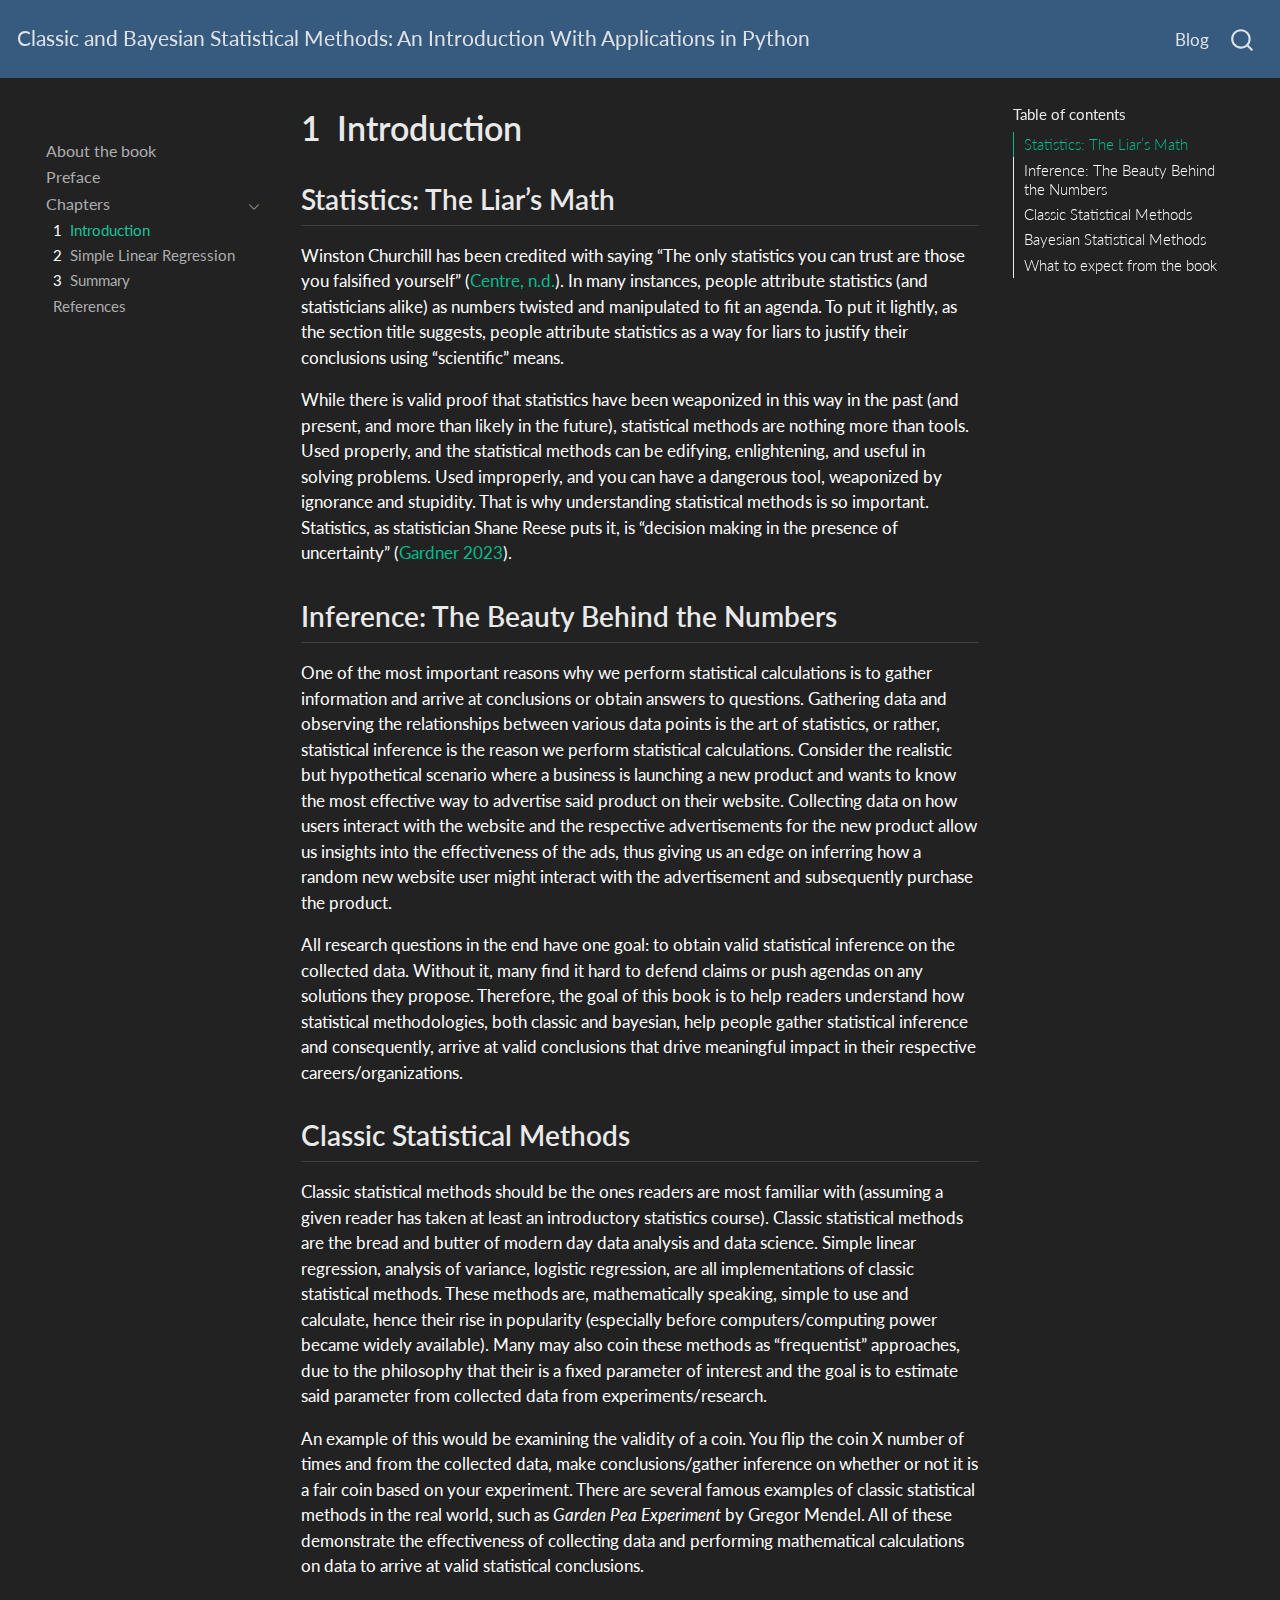
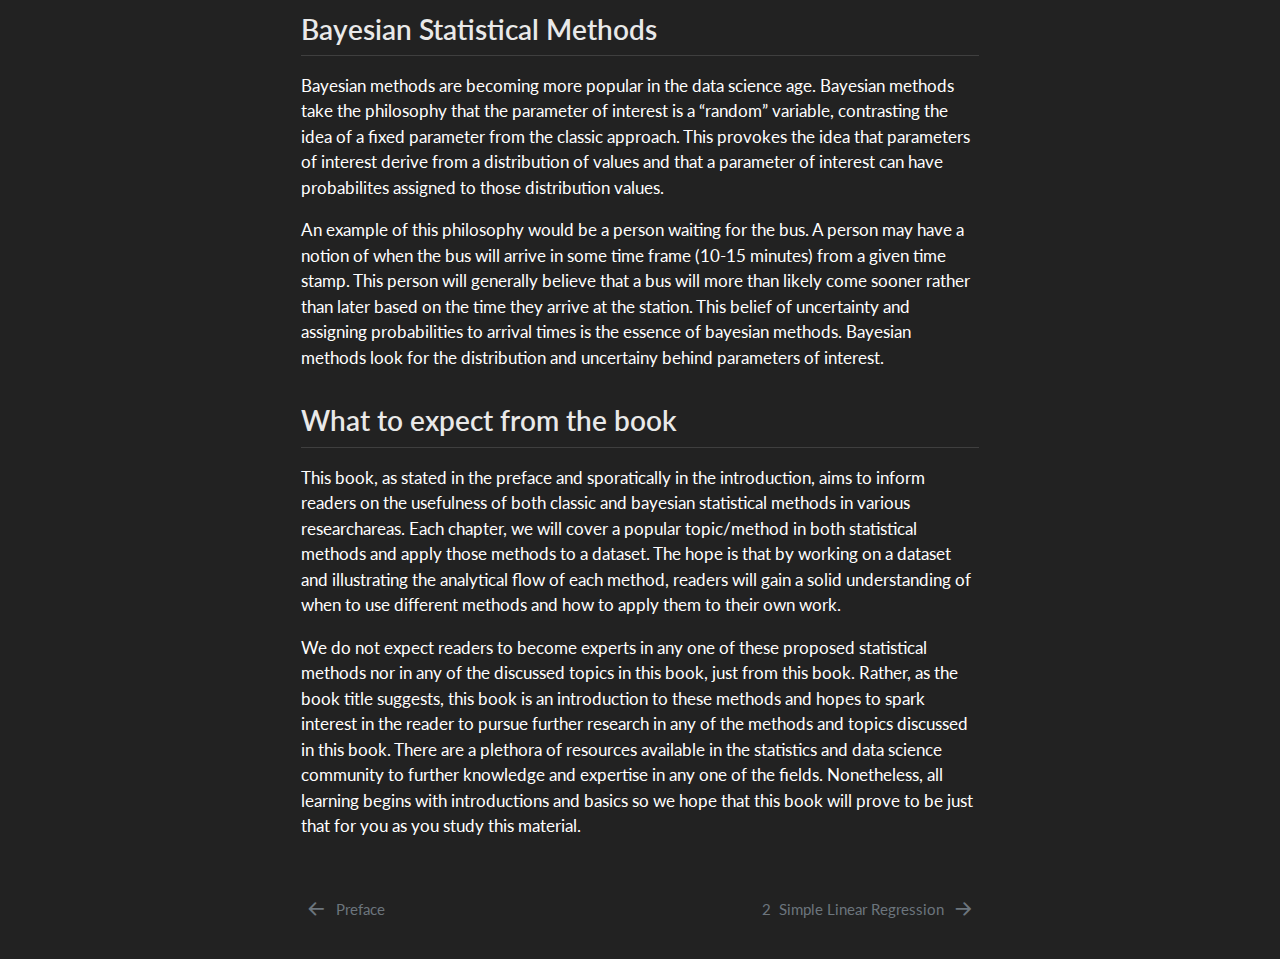
<file: docs/intro_stats.html>
<!DOCTYPE html>
<html xmlns="http://www.w3.org/1999/xhtml" lang="en" xml:lang="en"><head>

<meta charset="utf-8">
<meta name="generator" content="quarto-1.3.324">

<meta name="viewport" content="width=device-width, initial-scale=1.0, user-scalable=yes">


<title>Classic and Bayesian Statistical Methods: An Introduction With Applications in Python - Introduction</title>
<style>
code{white-space: pre-wrap;}
span.smallcaps{font-variant: small-caps;}
div.columns{display: flex; gap: min(4vw, 1.5em);}
div.column{flex: auto; overflow-x: auto;}
div.hanging-indent{margin-left: 1.5em; text-indent: -1.5em;}
ul.task-list{list-style: none;}
ul.task-list li input[type="checkbox"] {
  width: 0.8em;
  margin: 0 0.8em 0.2em -1em; /* quarto-specific, see https://github.com/quarto-dev/quarto-cli/issues/4556 */ 
  vertical-align: middle;
}
/* CSS for citations */
div.csl-bib-body { }
div.csl-entry {
  clear: both;
}
.hanging-indent div.csl-entry {
  margin-left:2em;
  text-indent:-2em;
}
div.csl-left-margin {
  min-width:2em;
  float:left;
}
div.csl-right-inline {
  margin-left:2em;
  padding-left:1em;
}
div.csl-indent {
  margin-left: 2em;
}</style>


<script src="site_libs/quarto-nav/quarto-nav.js"></script>
<script src="site_libs/quarto-nav/headroom.min.js"></script>
<script src="site_libs/clipboard/clipboard.min.js"></script>
<script src="site_libs/quarto-search/autocomplete.umd.js"></script>
<script src="site_libs/quarto-search/fuse.min.js"></script>
<script src="site_libs/quarto-search/quarto-search.js"></script>
<meta name="quarto:offset" content="./">
<link href="./gpa_analysis.html" rel="next">
<link href="./preface.html" rel="prev">
<script src="site_libs/quarto-html/quarto.js"></script>
<script src="site_libs/quarto-html/popper.min.js"></script>
<script src="site_libs/quarto-html/tippy.umd.min.js"></script>
<script src="site_libs/quarto-html/anchor.min.js"></script>
<link href="site_libs/quarto-html/tippy.css" rel="stylesheet">
<link href="site_libs/quarto-html/quarto-syntax-highlighting-dark.css" rel="stylesheet" id="quarto-text-highlighting-styles">
<script src="site_libs/bootstrap/bootstrap.min.js"></script>
<link href="site_libs/bootstrap/bootstrap-icons.css" rel="stylesheet">
<link href="site_libs/bootstrap/bootstrap.min.css" rel="stylesheet" id="quarto-bootstrap" data-mode="dark">
<script id="quarto-search-options" type="application/json">{
  "location": "navbar",
  "copy-button": false,
  "collapse-after": 3,
  "panel-placement": "end",
  "type": "overlay",
  "limit": 20,
  "language": {
    "search-no-results-text": "No results",
    "search-matching-documents-text": "matching documents",
    "search-copy-link-title": "Copy link to search",
    "search-hide-matches-text": "Hide additional matches",
    "search-more-match-text": "more match in this document",
    "search-more-matches-text": "more matches in this document",
    "search-clear-button-title": "Clear",
    "search-detached-cancel-button-title": "Cancel",
    "search-submit-button-title": "Submit"
  }
}</script>


</head>

<body class="nav-sidebar floating nav-fixed">

<div id="quarto-search-results"></div>
  <header id="quarto-header" class="headroom fixed-top">
    <nav class="navbar navbar-expand-lg navbar-dark ">
      <div class="navbar-container container-fluid">
      <div class="navbar-brand-container">
    <a class="navbar-brand" href="./index.html">
    <span class="navbar-title">Classic and Bayesian Statistical Methods: An Introduction With Applications in Python</span>
    </a>
  </div>
            <div id="quarto-search" class="" title="Search"></div>
          <button class="navbar-toggler" type="button" data-bs-toggle="collapse" data-bs-target="#navbarCollapse" aria-controls="navbarCollapse" aria-expanded="false" aria-label="Toggle navigation" onclick="if (window.quartoToggleHeadroom) { window.quartoToggleHeadroom(); }">
  <span class="navbar-toggler-icon"></span>
</button>
          <div class="collapse navbar-collapse" id="navbarCollapse">
            <ul class="navbar-nav navbar-nav-scroll ms-auto">
  <li class="nav-item">
    <a class="nav-link" href="https://thebayesianbandit.com/" rel="" target="">
 <span class="menu-text">Blog</span></a>
  </li>  
</ul>
            <div class="quarto-navbar-tools">
</div>
          </div> <!-- /navcollapse -->
      </div> <!-- /container-fluid -->
    </nav>
  <nav class="quarto-secondary-nav">
    <div class="container-fluid d-flex">
      <button type="button" class="quarto-btn-toggle btn" data-bs-toggle="collapse" data-bs-target="#quarto-sidebar,#quarto-sidebar-glass" aria-controls="quarto-sidebar" aria-expanded="false" aria-label="Toggle sidebar navigation" onclick="if (window.quartoToggleHeadroom) { window.quartoToggleHeadroom(); }">
        <i class="bi bi-layout-text-sidebar-reverse"></i>
      </button>
      <nav class="quarto-page-breadcrumbs" aria-label="breadcrumb"><ol class="breadcrumb"><li class="breadcrumb-item"><a href="./intro_stats.html">Chapters</a></li><li class="breadcrumb-item"><a href="./intro_stats.html"><span class="chapter-number">1</span>&nbsp; <span class="chapter-title">Introduction</span></a></li></ol></nav>
      <a class="flex-grow-1" role="button" data-bs-toggle="collapse" data-bs-target="#quarto-sidebar,#quarto-sidebar-glass" aria-controls="quarto-sidebar" aria-expanded="false" aria-label="Toggle sidebar navigation" onclick="if (window.quartoToggleHeadroom) { window.quartoToggleHeadroom(); }">      
      </a>
      <button type="button" class="btn quarto-search-button" aria-label="Search" onclick="window.quartoOpenSearch();">
        <i class="bi bi-search"></i>
      </button>
    </div>
  </nav>
</header>
<!-- content -->
<div id="quarto-content" class="quarto-container page-columns page-rows-contents page-layout-article page-navbar">
<!-- sidebar -->
  <nav id="quarto-sidebar" class="sidebar collapse collapse-horizontal sidebar-navigation floating overflow-auto">
        <div class="mt-2 flex-shrink-0 align-items-center">
        <div class="sidebar-search">
        <div id="quarto-search" class="" title="Search"></div>
        </div>
        </div>
    <div class="sidebar-menu-container"> 
    <ul class="list-unstyled mt-1">
        <li class="sidebar-item">
  <div class="sidebar-item-container"> 
  <a href="./index.html" class="sidebar-item-text sidebar-link">
 <span class="menu-text">About the book</span></a>
  </div>
</li>
        <li class="sidebar-item">
  <div class="sidebar-item-container"> 
  <a href="./preface.html" class="sidebar-item-text sidebar-link">
 <span class="menu-text">Preface</span></a>
  </div>
</li>
        <li class="sidebar-item sidebar-item-section">
      <div class="sidebar-item-container"> 
            <a class="sidebar-item-text sidebar-link text-start" data-bs-toggle="collapse" data-bs-target="#quarto-sidebar-section-1" aria-expanded="true">
 <span class="menu-text">Chapters</span></a>
          <a class="sidebar-item-toggle text-start" data-bs-toggle="collapse" data-bs-target="#quarto-sidebar-section-1" aria-expanded="true" aria-label="Toggle section">
            <i class="bi bi-chevron-right ms-2"></i>
          </a> 
      </div>
      <ul id="quarto-sidebar-section-1" class="collapse list-unstyled sidebar-section depth1 show">  
          <li class="sidebar-item">
  <div class="sidebar-item-container"> 
  <a href="./intro_stats.html" class="sidebar-item-text sidebar-link active">
 <span class="menu-text"><span class="chapter-number">1</span>&nbsp; <span class="chapter-title">Introduction</span></span></a>
  </div>
</li>
          <li class="sidebar-item">
  <div class="sidebar-item-container"> 
  <a href="./gpa_analysis.html" class="sidebar-item-text sidebar-link">
 <span class="menu-text"><span class="chapter-number">2</span>&nbsp; <span class="chapter-title">Simple Linear Regression</span></span></a>
  </div>
</li>
          <li class="sidebar-item">
  <div class="sidebar-item-container"> 
  <a href="./summary.html" class="sidebar-item-text sidebar-link">
 <span class="menu-text"><span class="chapter-number">3</span>&nbsp; <span class="chapter-title">Summary</span></span></a>
  </div>
</li>
          <li class="sidebar-item">
  <div class="sidebar-item-container"> 
  <a href="./references.html" class="sidebar-item-text sidebar-link">
 <span class="menu-text">References</span></a>
  </div>
</li>
      </ul>
  </li>
    </ul>
    </div>
</nav>
<div id="quarto-sidebar-glass" data-bs-toggle="collapse" data-bs-target="#quarto-sidebar,#quarto-sidebar-glass"></div>
<!-- margin-sidebar -->
    <div id="quarto-margin-sidebar" class="sidebar margin-sidebar">
        <nav id="TOC" role="doc-toc" class="toc-active">
    <h2 id="toc-title">Table of contents</h2>
   
  <ul>
  <li><a href="#statistics-the-liars-math" id="toc-statistics-the-liars-math" class="nav-link active" data-scroll-target="#statistics-the-liars-math">Statistics: The Liar’s Math</a></li>
  <li><a href="#inference-the-beauty-behind-the-numbers" id="toc-inference-the-beauty-behind-the-numbers" class="nav-link" data-scroll-target="#inference-the-beauty-behind-the-numbers">Inference: The Beauty Behind the Numbers</a></li>
  <li><a href="#classic-statistical-methods" id="toc-classic-statistical-methods" class="nav-link" data-scroll-target="#classic-statistical-methods">Classic Statistical Methods</a></li>
  <li><a href="#bayesian-statistical-methods" id="toc-bayesian-statistical-methods" class="nav-link" data-scroll-target="#bayesian-statistical-methods">Bayesian Statistical Methods</a></li>
  <li><a href="#what-to-expect-from-the-book" id="toc-what-to-expect-from-the-book" class="nav-link" data-scroll-target="#what-to-expect-from-the-book">What to expect from the book</a></li>
  </ul>
</nav>
    </div>
<!-- main -->
<main class="content" id="quarto-document-content">

<header id="title-block-header" class="quarto-title-block default">
<div class="quarto-title">
<h1 class="title"><span class="chapter-number">1</span>&nbsp; <span class="chapter-title">Introduction</span></h1>
</div>



<div class="quarto-title-meta">

    
  
    
  </div>
  

</header>

<section id="statistics-the-liars-math" class="level2">
<h2 class="anchored" data-anchor-id="statistics-the-liars-math">Statistics: The Liar’s Math</h2>
<p>Winston Churchill has been credited with saying “The only statistics you can trust are those you falsified yourself” <span class="citation" data-cites="church1874">(<a href="references.html#ref-church1874" role="doc-biblioref">Centre, n.d.</a>)</span>. In many instances, people attribute statistics (and statisticians alike) as numbers twisted and manipulated to fit an agenda. To put it lightly, as the section title suggests, people attribute statistics as a way for liars to justify their conclusions using “scientific” means.</p>
<p>While there is valid proof that statistics have been weaponized in this way in the past (and present, and more than likely in the future), statistical methods are nothing more than tools. Used properly, and the statistical methods can be edifying, enlightening, and useful in solving problems. Used improperly, and you can have a dangerous tool, weaponized by ignorance and stupidity. That is why understanding statistical methods is so important. Statistics, as statistician Shane Reese puts it, is “decision making in the presence of uncertainty” <span class="citation" data-cites="byu2023">(<a href="references.html#ref-byu2023" role="doc-biblioref">Gardner 2023</a>)</span>.</p>
</section>
<section id="inference-the-beauty-behind-the-numbers" class="level2">
<h2 class="anchored" data-anchor-id="inference-the-beauty-behind-the-numbers">Inference: The Beauty Behind the Numbers</h2>
<p>One of the most important reasons why we perform statistical calculations is to gather information and arrive at conclusions or obtain answers to questions. Gathering data and observing the relationships between various data points is the art of statistics, or rather, statistical inference is the reason we perform statistical calculations. Consider the realistic but hypothetical scenario where a business is launching a new product and wants to know the most effective way to advertise said product on their website. Collecting data on how users interact with the website and the respective advertisements for the new product allow us insights into the effectiveness of the ads, thus giving us an edge on inferring how a random new website user might interact with the advertisement and subsequently purchase the product.</p>
<p>All research questions in the end have one goal: to obtain valid statistical inference on the collected data. Without it, many find it hard to defend claims or push agendas on any solutions they propose. Therefore, the goal of this book is to help readers understand how statistical methodologies, both classic and bayesian, help people gather statistical inference and consequently, arrive at valid conclusions that drive meaningful impact in their respective careers/organizations.</p>
</section>
<section id="classic-statistical-methods" class="level2">
<h2 class="anchored" data-anchor-id="classic-statistical-methods">Classic Statistical Methods</h2>
<p>Classic statistical methods should be the ones readers are most familiar with (assuming a given reader has taken at least an introductory statistics course). Classic statistical methods are the bread and butter of modern day data analysis and data science. Simple linear regression, analysis of variance, logistic regression, are all implementations of classic statistical methods. These methods are, mathematically speaking, simple to use and calculate, hence their rise in popularity (especially before computers/computing power became widely available). Many may also coin these methods as “frequentist” approaches, due to the philosophy that their is a fixed parameter of interest and the goal is to estimate said parameter from collected data from experiments/research.</p>
<p>An example of this would be examining the validity of a coin. You flip the coin X number of times and from the collected data, make conclusions/gather inference on whether or not it is a fair coin based on your experiment. There are several famous examples of classic statistical methods in the real world, such as <em>Garden Pea Experiment</em> by Gregor Mendel. All of these demonstrate the effectiveness of collecting data and performing mathematical calculations on data to arrive at valid statistical conclusions.</p>
</section>
<section id="bayesian-statistical-methods" class="level2">
<h2 class="anchored" data-anchor-id="bayesian-statistical-methods">Bayesian Statistical Methods</h2>
<p>Bayesian methods are becoming more popular in the data science age. Bayesian methods take the philosophy that the parameter of interest is a “random” variable, contrasting the idea of a fixed parameter from the classic approach. This provokes the idea that parameters of interest derive from a distribution of values and that a parameter of interest can have probabilites assigned to those distribution values.</p>
<p>An example of this philosophy would be a person waiting for the bus. A person may have a notion of when the bus will arrive in some time frame (10-15 minutes) from a given time stamp. This person will generally believe that a bus will more than likely come sooner rather than later based on the time they arrive at the station. This belief of uncertainty and assigning probabilities to arrival times is the essence of bayesian methods. Bayesian methods look for the distribution and uncertainy behind parameters of interest.</p>
</section>
<section id="what-to-expect-from-the-book" class="level2">
<h2 class="anchored" data-anchor-id="what-to-expect-from-the-book">What to expect from the book</h2>
<p>This book, as stated in the preface and sporatically in the introduction, aims to inform readers on the usefulness of both classic and bayesian statistical methods in various researchareas. Each chapter, we will cover a popular topic/method in both statistical methods and apply those methods to a dataset. The hope is that by working on a dataset and illustrating the analytical flow of each method, readers will gain a solid understanding of when to use different methods and how to apply them to their own work.</p>
<p>We do not expect readers to become experts in any one of these proposed statistical methods nor in any of the discussed topics in this book, just from this book. Rather, as the book title suggests, this book is an introduction to these methods and hopes to spark interest in the reader to pursue further research in any of the methods and topics discussed in this book. There are a plethora of resources available in the statistics and data science community to further knowledge and expertise in any one of the fields. Nonetheless, all learning begins with introductions and basics so we hope that this book will prove to be just that for you as you study this material.</p>


<div id="refs" class="references csl-bib-body hanging-indent" role="list" style="display: none">
<div id="ref-church1874" class="csl-entry" role="listitem">
Centre, Churchill. n.d. <a href="https://www.causeweb.org/cause/resources/library/r609#:~:text=The%20only%20statistics%20you%20can,Churchill%20(1874%20%2D%201965).">https://www.causeweb.org/cause/resources/library/r609#:~:text=The%20only%20statistics%20you%20can,Churchill%20(1874%20%2D%201965).</a>
</div>
<div id="ref-byu2023" class="csl-entry" role="listitem">
Gardner, Peter B. 2023. <span>“Meet Shane Reese.”</span> <a href="https://magazine.byu.edu/article/outlier/">https://magazine.byu.edu/article/outlier/</a>.
</div>
</div>
</section>

</main> <!-- /main -->
<script id="quarto-html-after-body" type="application/javascript">
window.document.addEventListener("DOMContentLoaded", function (event) {
  const toggleBodyColorMode = (bsSheetEl) => {
    const mode = bsSheetEl.getAttribute("data-mode");
    const bodyEl = window.document.querySelector("body");
    if (mode === "dark") {
      bodyEl.classList.add("quarto-dark");
      bodyEl.classList.remove("quarto-light");
    } else {
      bodyEl.classList.add("quarto-light");
      bodyEl.classList.remove("quarto-dark");
    }
  }
  const toggleBodyColorPrimary = () => {
    const bsSheetEl = window.document.querySelector("link#quarto-bootstrap");
    if (bsSheetEl) {
      toggleBodyColorMode(bsSheetEl);
    }
  }
  toggleBodyColorPrimary();  
  const icon = "";
  const anchorJS = new window.AnchorJS();
  anchorJS.options = {
    placement: 'right',
    icon: icon
  };
  anchorJS.add('.anchored');
  const isCodeAnnotation = (el) => {
    for (const clz of el.classList) {
      if (clz.startsWith('code-annotation-')) {                     
        return true;
      }
    }
    return false;
  }
  const clipboard = new window.ClipboardJS('.code-copy-button', {
    text: function(trigger) {
      const codeEl = trigger.previousElementSibling.cloneNode(true);
      for (const childEl of codeEl.children) {
        if (isCodeAnnotation(childEl)) {
          childEl.remove();
        }
      }
      return codeEl.innerText;
    }
  });
  clipboard.on('success', function(e) {
    // button target
    const button = e.trigger;
    // don't keep focus
    button.blur();
    // flash "checked"
    button.classList.add('code-copy-button-checked');
    var currentTitle = button.getAttribute("title");
    button.setAttribute("title", "Copied!");
    let tooltip;
    if (window.bootstrap) {
      button.setAttribute("data-bs-toggle", "tooltip");
      button.setAttribute("data-bs-placement", "left");
      button.setAttribute("data-bs-title", "Copied!");
      tooltip = new bootstrap.Tooltip(button, 
        { trigger: "manual", 
          customClass: "code-copy-button-tooltip",
          offset: [0, -8]});
      tooltip.show();    
    }
    setTimeout(function() {
      if (tooltip) {
        tooltip.hide();
        button.removeAttribute("data-bs-title");
        button.removeAttribute("data-bs-toggle");
        button.removeAttribute("data-bs-placement");
      }
      button.setAttribute("title", currentTitle);
      button.classList.remove('code-copy-button-checked');
    }, 1000);
    // clear code selection
    e.clearSelection();
  });
  function tippyHover(el, contentFn) {
    const config = {
      allowHTML: true,
      content: contentFn,
      maxWidth: 500,
      delay: 100,
      arrow: false,
      appendTo: function(el) {
          return el.parentElement;
      },
      interactive: true,
      interactiveBorder: 10,
      theme: 'quarto',
      placement: 'bottom-start'
    };
    window.tippy(el, config); 
  }
  const noterefs = window.document.querySelectorAll('a[role="doc-noteref"]');
  for (var i=0; i<noterefs.length; i++) {
    const ref = noterefs[i];
    tippyHover(ref, function() {
      // use id or data attribute instead here
      let href = ref.getAttribute('data-footnote-href') || ref.getAttribute('href');
      try { href = new URL(href).hash; } catch {}
      const id = href.replace(/^#\/?/, "");
      const note = window.document.getElementById(id);
      return note.innerHTML;
    });
  }
      let selectedAnnoteEl;
      const selectorForAnnotation = ( cell, annotation) => {
        let cellAttr = 'data-code-cell="' + cell + '"';
        let lineAttr = 'data-code-annotation="' +  annotation + '"';
        const selector = 'span[' + cellAttr + '][' + lineAttr + ']';
        return selector;
      }
      const selectCodeLines = (annoteEl) => {
        const doc = window.document;
        const targetCell = annoteEl.getAttribute("data-target-cell");
        const targetAnnotation = annoteEl.getAttribute("data-target-annotation");
        const annoteSpan = window.document.querySelector(selectorForAnnotation(targetCell, targetAnnotation));
        const lines = annoteSpan.getAttribute("data-code-lines").split(",");
        const lineIds = lines.map((line) => {
          return targetCell + "-" + line;
        })
        let top = null;
        let height = null;
        let parent = null;
        if (lineIds.length > 0) {
            //compute the position of the single el (top and bottom and make a div)
            const el = window.document.getElementById(lineIds[0]);
            top = el.offsetTop;
            height = el.offsetHeight;
            parent = el.parentElement.parentElement;
          if (lineIds.length > 1) {
            const lastEl = window.document.getElementById(lineIds[lineIds.length - 1]);
            const bottom = lastEl.offsetTop + lastEl.offsetHeight;
            height = bottom - top;
          }
          if (top !== null && height !== null && parent !== null) {
            // cook up a div (if necessary) and position it 
            let div = window.document.getElementById("code-annotation-line-highlight");
            if (div === null) {
              div = window.document.createElement("div");
              div.setAttribute("id", "code-annotation-line-highlight");
              div.style.position = 'absolute';
              parent.appendChild(div);
            }
            div.style.top = top - 2 + "px";
            div.style.height = height + 4 + "px";
            let gutterDiv = window.document.getElementById("code-annotation-line-highlight-gutter");
            if (gutterDiv === null) {
              gutterDiv = window.document.createElement("div");
              gutterDiv.setAttribute("id", "code-annotation-line-highlight-gutter");
              gutterDiv.style.position = 'absolute';
              const codeCell = window.document.getElementById(targetCell);
              const gutter = codeCell.querySelector('.code-annotation-gutter');
              gutter.appendChild(gutterDiv);
            }
            gutterDiv.style.top = top - 2 + "px";
            gutterDiv.style.height = height + 4 + "px";
          }
          selectedAnnoteEl = annoteEl;
        }
      };
      const unselectCodeLines = () => {
        const elementsIds = ["code-annotation-line-highlight", "code-annotation-line-highlight-gutter"];
        elementsIds.forEach((elId) => {
          const div = window.document.getElementById(elId);
          if (div) {
            div.remove();
          }
        });
        selectedAnnoteEl = undefined;
      };
      // Attach click handler to the DT
      const annoteDls = window.document.querySelectorAll('dt[data-target-cell]');
      for (const annoteDlNode of annoteDls) {
        annoteDlNode.addEventListener('click', (event) => {
          const clickedEl = event.target;
          if (clickedEl !== selectedAnnoteEl) {
            unselectCodeLines();
            const activeEl = window.document.querySelector('dt[data-target-cell].code-annotation-active');
            if (activeEl) {
              activeEl.classList.remove('code-annotation-active');
            }
            selectCodeLines(clickedEl);
            clickedEl.classList.add('code-annotation-active');
          } else {
            // Unselect the line
            unselectCodeLines();
            clickedEl.classList.remove('code-annotation-active');
          }
        });
      }
  const findCites = (el) => {
    const parentEl = el.parentElement;
    if (parentEl) {
      const cites = parentEl.dataset.cites;
      if (cites) {
        return {
          el,
          cites: cites.split(' ')
        };
      } else {
        return findCites(el.parentElement)
      }
    } else {
      return undefined;
    }
  };
  var bibliorefs = window.document.querySelectorAll('a[role="doc-biblioref"]');
  for (var i=0; i<bibliorefs.length; i++) {
    const ref = bibliorefs[i];
    const citeInfo = findCites(ref);
    if (citeInfo) {
      tippyHover(citeInfo.el, function() {
        var popup = window.document.createElement('div');
        citeInfo.cites.forEach(function(cite) {
          var citeDiv = window.document.createElement('div');
          citeDiv.classList.add('hanging-indent');
          citeDiv.classList.add('csl-entry');
          var biblioDiv = window.document.getElementById('ref-' + cite);
          if (biblioDiv) {
            citeDiv.innerHTML = biblioDiv.innerHTML;
          }
          popup.appendChild(citeDiv);
        });
        return popup.innerHTML;
      });
    }
  }
});
</script>
<nav class="page-navigation">
  <div class="nav-page nav-page-previous">
      <a href="./preface.html" class="pagination-link">
        <i class="bi bi-arrow-left-short"></i> <span class="nav-page-text">Preface</span>
      </a>          
  </div>
  <div class="nav-page nav-page-next">
      <a href="./gpa_analysis.html" class="pagination-link">
        <span class="nav-page-text"><span class="chapter-number">2</span>&nbsp; <span class="chapter-title">Simple Linear Regression</span></span> <i class="bi bi-arrow-right-short"></i>
      </a>
  </div>
</nav>
</div> <!-- /content -->



</body></html>
</file>
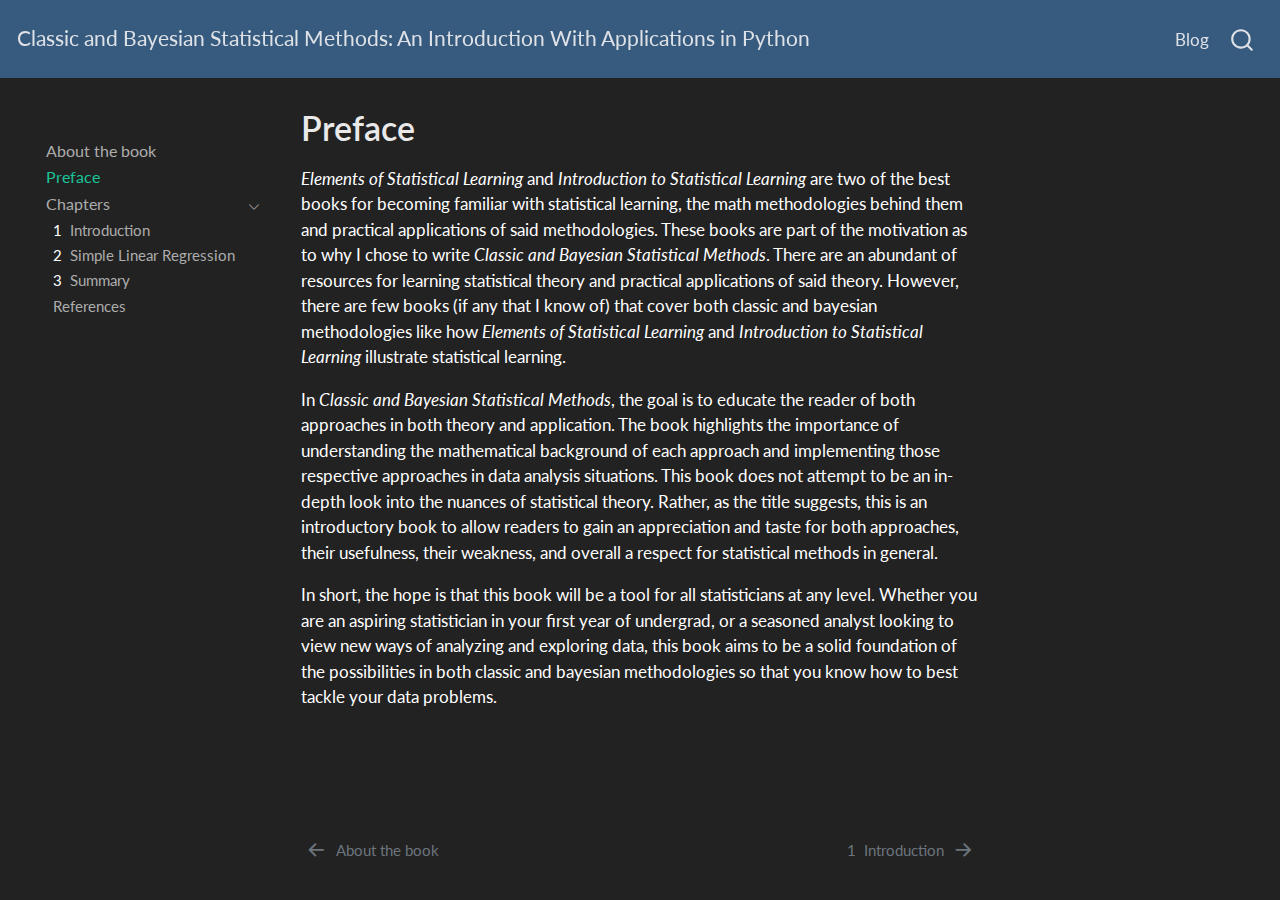
<file: docs/preface.html>
<!DOCTYPE html>
<html xmlns="http://www.w3.org/1999/xhtml" lang="en" xml:lang="en"><head>

<meta charset="utf-8">
<meta name="generator" content="quarto-1.3.324">

<meta name="viewport" content="width=device-width, initial-scale=1.0, user-scalable=yes">


<title>Classic and Bayesian Statistical Methods: An Introduction With Applications in Python - Preface</title>
<style>
code{white-space: pre-wrap;}
span.smallcaps{font-variant: small-caps;}
div.columns{display: flex; gap: min(4vw, 1.5em);}
div.column{flex: auto; overflow-x: auto;}
div.hanging-indent{margin-left: 1.5em; text-indent: -1.5em;}
ul.task-list{list-style: none;}
ul.task-list li input[type="checkbox"] {
  width: 0.8em;
  margin: 0 0.8em 0.2em -1em; /* quarto-specific, see https://github.com/quarto-dev/quarto-cli/issues/4556 */ 
  vertical-align: middle;
}
</style>


<script src="site_libs/quarto-nav/quarto-nav.js"></script>
<script src="site_libs/quarto-nav/headroom.min.js"></script>
<script src="site_libs/clipboard/clipboard.min.js"></script>
<script src="site_libs/quarto-search/autocomplete.umd.js"></script>
<script src="site_libs/quarto-search/fuse.min.js"></script>
<script src="site_libs/quarto-search/quarto-search.js"></script>
<meta name="quarto:offset" content="./">
<link href="./intro_stats.html" rel="next">
<link href="./index.html" rel="prev">
<script src="site_libs/quarto-html/quarto.js"></script>
<script src="site_libs/quarto-html/popper.min.js"></script>
<script src="site_libs/quarto-html/tippy.umd.min.js"></script>
<script src="site_libs/quarto-html/anchor.min.js"></script>
<link href="site_libs/quarto-html/tippy.css" rel="stylesheet">
<link href="site_libs/quarto-html/quarto-syntax-highlighting-dark.css" rel="stylesheet" id="quarto-text-highlighting-styles">
<script src="site_libs/bootstrap/bootstrap.min.js"></script>
<link href="site_libs/bootstrap/bootstrap-icons.css" rel="stylesheet">
<link href="site_libs/bootstrap/bootstrap.min.css" rel="stylesheet" id="quarto-bootstrap" data-mode="dark">
<script id="quarto-search-options" type="application/json">{
  "location": "navbar",
  "copy-button": false,
  "collapse-after": 3,
  "panel-placement": "end",
  "type": "overlay",
  "limit": 20,
  "language": {
    "search-no-results-text": "No results",
    "search-matching-documents-text": "matching documents",
    "search-copy-link-title": "Copy link to search",
    "search-hide-matches-text": "Hide additional matches",
    "search-more-match-text": "more match in this document",
    "search-more-matches-text": "more matches in this document",
    "search-clear-button-title": "Clear",
    "search-detached-cancel-button-title": "Cancel",
    "search-submit-button-title": "Submit"
  }
}</script>


</head>

<body class="nav-sidebar floating nav-fixed">

<div id="quarto-search-results"></div>
  <header id="quarto-header" class="headroom fixed-top">
    <nav class="navbar navbar-expand-lg navbar-dark ">
      <div class="navbar-container container-fluid">
      <div class="navbar-brand-container">
    <a class="navbar-brand" href="./index.html">
    <span class="navbar-title">Classic and Bayesian Statistical Methods: An Introduction With Applications in Python</span>
    </a>
  </div>
            <div id="quarto-search" class="" title="Search"></div>
          <button class="navbar-toggler" type="button" data-bs-toggle="collapse" data-bs-target="#navbarCollapse" aria-controls="navbarCollapse" aria-expanded="false" aria-label="Toggle navigation" onclick="if (window.quartoToggleHeadroom) { window.quartoToggleHeadroom(); }">
  <span class="navbar-toggler-icon"></span>
</button>
          <div class="collapse navbar-collapse" id="navbarCollapse">
            <ul class="navbar-nav navbar-nav-scroll ms-auto">
  <li class="nav-item">
    <a class="nav-link" href="https://thebayesianbandit.com/" rel="" target="">
 <span class="menu-text">Blog</span></a>
  </li>  
</ul>
            <div class="quarto-navbar-tools">
</div>
          </div> <!-- /navcollapse -->
      </div> <!-- /container-fluid -->
    </nav>
  <nav class="quarto-secondary-nav">
    <div class="container-fluid d-flex">
      <button type="button" class="quarto-btn-toggle btn" data-bs-toggle="collapse" data-bs-target="#quarto-sidebar,#quarto-sidebar-glass" aria-controls="quarto-sidebar" aria-expanded="false" aria-label="Toggle sidebar navigation" onclick="if (window.quartoToggleHeadroom) { window.quartoToggleHeadroom(); }">
        <i class="bi bi-layout-text-sidebar-reverse"></i>
      </button>
      <nav class="quarto-page-breadcrumbs" aria-label="breadcrumb"><ol class="breadcrumb"><li class="breadcrumb-item"><a href="./preface.html">Preface</a></li></ol></nav>
      <a class="flex-grow-1" role="button" data-bs-toggle="collapse" data-bs-target="#quarto-sidebar,#quarto-sidebar-glass" aria-controls="quarto-sidebar" aria-expanded="false" aria-label="Toggle sidebar navigation" onclick="if (window.quartoToggleHeadroom) { window.quartoToggleHeadroom(); }">      
      </a>
      <button type="button" class="btn quarto-search-button" aria-label="Search" onclick="window.quartoOpenSearch();">
        <i class="bi bi-search"></i>
      </button>
    </div>
  </nav>
</header>
<!-- content -->
<div id="quarto-content" class="quarto-container page-columns page-rows-contents page-layout-article page-navbar">
<!-- sidebar -->
  <nav id="quarto-sidebar" class="sidebar collapse collapse-horizontal sidebar-navigation floating overflow-auto">
        <div class="mt-2 flex-shrink-0 align-items-center">
        <div class="sidebar-search">
        <div id="quarto-search" class="" title="Search"></div>
        </div>
        </div>
    <div class="sidebar-menu-container"> 
    <ul class="list-unstyled mt-1">
        <li class="sidebar-item">
  <div class="sidebar-item-container"> 
  <a href="./index.html" class="sidebar-item-text sidebar-link">
 <span class="menu-text">About the book</span></a>
  </div>
</li>
        <li class="sidebar-item">
  <div class="sidebar-item-container"> 
  <a href="./preface.html" class="sidebar-item-text sidebar-link active">
 <span class="menu-text">Preface</span></a>
  </div>
</li>
        <li class="sidebar-item sidebar-item-section">
      <div class="sidebar-item-container"> 
            <a class="sidebar-item-text sidebar-link text-start" data-bs-toggle="collapse" data-bs-target="#quarto-sidebar-section-1" aria-expanded="true">
 <span class="menu-text">Chapters</span></a>
          <a class="sidebar-item-toggle text-start" data-bs-toggle="collapse" data-bs-target="#quarto-sidebar-section-1" aria-expanded="true" aria-label="Toggle section">
            <i class="bi bi-chevron-right ms-2"></i>
          </a> 
      </div>
      <ul id="quarto-sidebar-section-1" class="collapse list-unstyled sidebar-section depth1 show">  
          <li class="sidebar-item">
  <div class="sidebar-item-container"> 
  <a href="./intro_stats.html" class="sidebar-item-text sidebar-link">
 <span class="menu-text"><span class="chapter-number">1</span>&nbsp; <span class="chapter-title">Introduction</span></span></a>
  </div>
</li>
          <li class="sidebar-item">
  <div class="sidebar-item-container"> 
  <a href="./gpa_analysis.html" class="sidebar-item-text sidebar-link">
 <span class="menu-text"><span class="chapter-number">2</span>&nbsp; <span class="chapter-title">Simple Linear Regression</span></span></a>
  </div>
</li>
          <li class="sidebar-item">
  <div class="sidebar-item-container"> 
  <a href="./summary.html" class="sidebar-item-text sidebar-link">
 <span class="menu-text"><span class="chapter-number">3</span>&nbsp; <span class="chapter-title">Summary</span></span></a>
  </div>
</li>
          <li class="sidebar-item">
  <div class="sidebar-item-container"> 
  <a href="./references.html" class="sidebar-item-text sidebar-link">
 <span class="menu-text">References</span></a>
  </div>
</li>
      </ul>
  </li>
    </ul>
    </div>
</nav>
<div id="quarto-sidebar-glass" data-bs-toggle="collapse" data-bs-target="#quarto-sidebar,#quarto-sidebar-glass"></div>
<!-- margin-sidebar -->
    <div id="quarto-margin-sidebar" class="sidebar margin-sidebar">
        
    </div>
<!-- main -->
<main class="content" id="quarto-document-content">

<header id="title-block-header" class="quarto-title-block default">
<div class="quarto-title">
<h1 class="title">Preface</h1>
</div>



<div class="quarto-title-meta">

    
  
    
  </div>
  

</header>

<p><em>Elements of Statistical Learning</em> and <em>Introduction to Statistical Learning</em> are two of the best books for becoming familiar with statistical learning, the math methodologies behind them and practical applications of said methodologies. These books are part of the motivation as to why I chose to write <em>Classic and Bayesian Statistical Methods</em>. There are an abundant of resources for learning statistical theory and practical applications of said theory. However, there are few books (if any that I know of) that cover both classic and bayesian methodologies like how <em>Elements of Statistical Learning</em> and <em>Introduction to Statistical Learning</em> illustrate statistical learning.</p>
<p>In <em>Classic and Bayesian Statistical Methods</em>, the goal is to educate the reader of both approaches in both theory and application. The book highlights the importance of understanding the mathematical background of each approach and implementing those respective approaches in data analysis situations. This book does not attempt to be an in-depth look into the nuances of statistical theory. Rather, as the title suggests, this is an introductory book to allow readers to gain an appreciation and taste for both approaches, their usefulness, their weakness, and overall a respect for statistical methods in general.</p>
<p>In short, the hope is that this book will be a tool for all statisticians at any level. Whether you are an aspiring statistician in your first year of undergrad, or a seasoned analyst looking to view new ways of analyzing and exploring data, this book aims to be a solid foundation of the possibilities in both classic and bayesian methodologies so that you know how to best tackle your data problems.</p>



</main> <!-- /main -->
<script id="quarto-html-after-body" type="application/javascript">
window.document.addEventListener("DOMContentLoaded", function (event) {
  const toggleBodyColorMode = (bsSheetEl) => {
    const mode = bsSheetEl.getAttribute("data-mode");
    const bodyEl = window.document.querySelector("body");
    if (mode === "dark") {
      bodyEl.classList.add("quarto-dark");
      bodyEl.classList.remove("quarto-light");
    } else {
      bodyEl.classList.add("quarto-light");
      bodyEl.classList.remove("quarto-dark");
    }
  }
  const toggleBodyColorPrimary = () => {
    const bsSheetEl = window.document.querySelector("link#quarto-bootstrap");
    if (bsSheetEl) {
      toggleBodyColorMode(bsSheetEl);
    }
  }
  toggleBodyColorPrimary();  
  const icon = "";
  const anchorJS = new window.AnchorJS();
  anchorJS.options = {
    placement: 'right',
    icon: icon
  };
  anchorJS.add('.anchored');
  const isCodeAnnotation = (el) => {
    for (const clz of el.classList) {
      if (clz.startsWith('code-annotation-')) {                     
        return true;
      }
    }
    return false;
  }
  const clipboard = new window.ClipboardJS('.code-copy-button', {
    text: function(trigger) {
      const codeEl = trigger.previousElementSibling.cloneNode(true);
      for (const childEl of codeEl.children) {
        if (isCodeAnnotation(childEl)) {
          childEl.remove();
        }
      }
      return codeEl.innerText;
    }
  });
  clipboard.on('success', function(e) {
    // button target
    const button = e.trigger;
    // don't keep focus
    button.blur();
    // flash "checked"
    button.classList.add('code-copy-button-checked');
    var currentTitle = button.getAttribute("title");
    button.setAttribute("title", "Copied!");
    let tooltip;
    if (window.bootstrap) {
      button.setAttribute("data-bs-toggle", "tooltip");
      button.setAttribute("data-bs-placement", "left");
      button.setAttribute("data-bs-title", "Copied!");
      tooltip = new bootstrap.Tooltip(button, 
        { trigger: "manual", 
          customClass: "code-copy-button-tooltip",
          offset: [0, -8]});
      tooltip.show();    
    }
    setTimeout(function() {
      if (tooltip) {
        tooltip.hide();
        button.removeAttribute("data-bs-title");
        button.removeAttribute("data-bs-toggle");
        button.removeAttribute("data-bs-placement");
      }
      button.setAttribute("title", currentTitle);
      button.classList.remove('code-copy-button-checked');
    }, 1000);
    // clear code selection
    e.clearSelection();
  });
  function tippyHover(el, contentFn) {
    const config = {
      allowHTML: true,
      content: contentFn,
      maxWidth: 500,
      delay: 100,
      arrow: false,
      appendTo: function(el) {
          return el.parentElement;
      },
      interactive: true,
      interactiveBorder: 10,
      theme: 'quarto',
      placement: 'bottom-start'
    };
    window.tippy(el, config); 
  }
  const noterefs = window.document.querySelectorAll('a[role="doc-noteref"]');
  for (var i=0; i<noterefs.length; i++) {
    const ref = noterefs[i];
    tippyHover(ref, function() {
      // use id or data attribute instead here
      let href = ref.getAttribute('data-footnote-href') || ref.getAttribute('href');
      try { href = new URL(href).hash; } catch {}
      const id = href.replace(/^#\/?/, "");
      const note = window.document.getElementById(id);
      return note.innerHTML;
    });
  }
      let selectedAnnoteEl;
      const selectorForAnnotation = ( cell, annotation) => {
        let cellAttr = 'data-code-cell="' + cell + '"';
        let lineAttr = 'data-code-annotation="' +  annotation + '"';
        const selector = 'span[' + cellAttr + '][' + lineAttr + ']';
        return selector;
      }
      const selectCodeLines = (annoteEl) => {
        const doc = window.document;
        const targetCell = annoteEl.getAttribute("data-target-cell");
        const targetAnnotation = annoteEl.getAttribute("data-target-annotation");
        const annoteSpan = window.document.querySelector(selectorForAnnotation(targetCell, targetAnnotation));
        const lines = annoteSpan.getAttribute("data-code-lines").split(",");
        const lineIds = lines.map((line) => {
          return targetCell + "-" + line;
        })
        let top = null;
        let height = null;
        let parent = null;
        if (lineIds.length > 0) {
            //compute the position of the single el (top and bottom and make a div)
            const el = window.document.getElementById(lineIds[0]);
            top = el.offsetTop;
            height = el.offsetHeight;
            parent = el.parentElement.parentElement;
          if (lineIds.length > 1) {
            const lastEl = window.document.getElementById(lineIds[lineIds.length - 1]);
            const bottom = lastEl.offsetTop + lastEl.offsetHeight;
            height = bottom - top;
          }
          if (top !== null && height !== null && parent !== null) {
            // cook up a div (if necessary) and position it 
            let div = window.document.getElementById("code-annotation-line-highlight");
            if (div === null) {
              div = window.document.createElement("div");
              div.setAttribute("id", "code-annotation-line-highlight");
              div.style.position = 'absolute';
              parent.appendChild(div);
            }
            div.style.top = top - 2 + "px";
            div.style.height = height + 4 + "px";
            let gutterDiv = window.document.getElementById("code-annotation-line-highlight-gutter");
            if (gutterDiv === null) {
              gutterDiv = window.document.createElement("div");
              gutterDiv.setAttribute("id", "code-annotation-line-highlight-gutter");
              gutterDiv.style.position = 'absolute';
              const codeCell = window.document.getElementById(targetCell);
              const gutter = codeCell.querySelector('.code-annotation-gutter');
              gutter.appendChild(gutterDiv);
            }
            gutterDiv.style.top = top - 2 + "px";
            gutterDiv.style.height = height + 4 + "px";
          }
          selectedAnnoteEl = annoteEl;
        }
      };
      const unselectCodeLines = () => {
        const elementsIds = ["code-annotation-line-highlight", "code-annotation-line-highlight-gutter"];
        elementsIds.forEach((elId) => {
          const div = window.document.getElementById(elId);
          if (div) {
            div.remove();
          }
        });
        selectedAnnoteEl = undefined;
      };
      // Attach click handler to the DT
      const annoteDls = window.document.querySelectorAll('dt[data-target-cell]');
      for (const annoteDlNode of annoteDls) {
        annoteDlNode.addEventListener('click', (event) => {
          const clickedEl = event.target;
          if (clickedEl !== selectedAnnoteEl) {
            unselectCodeLines();
            const activeEl = window.document.querySelector('dt[data-target-cell].code-annotation-active');
            if (activeEl) {
              activeEl.classList.remove('code-annotation-active');
            }
            selectCodeLines(clickedEl);
            clickedEl.classList.add('code-annotation-active');
          } else {
            // Unselect the line
            unselectCodeLines();
            clickedEl.classList.remove('code-annotation-active');
          }
        });
      }
  const findCites = (el) => {
    const parentEl = el.parentElement;
    if (parentEl) {
      const cites = parentEl.dataset.cites;
      if (cites) {
        return {
          el,
          cites: cites.split(' ')
        };
      } else {
        return findCites(el.parentElement)
      }
    } else {
      return undefined;
    }
  };
  var bibliorefs = window.document.querySelectorAll('a[role="doc-biblioref"]');
  for (var i=0; i<bibliorefs.length; i++) {
    const ref = bibliorefs[i];
    const citeInfo = findCites(ref);
    if (citeInfo) {
      tippyHover(citeInfo.el, function() {
        var popup = window.document.createElement('div');
        citeInfo.cites.forEach(function(cite) {
          var citeDiv = window.document.createElement('div');
          citeDiv.classList.add('hanging-indent');
          citeDiv.classList.add('csl-entry');
          var biblioDiv = window.document.getElementById('ref-' + cite);
          if (biblioDiv) {
            citeDiv.innerHTML = biblioDiv.innerHTML;
          }
          popup.appendChild(citeDiv);
        });
        return popup.innerHTML;
      });
    }
  }
});
</script>
<nav class="page-navigation">
  <div class="nav-page nav-page-previous">
      <a href="./index.html" class="pagination-link">
        <i class="bi bi-arrow-left-short"></i> <span class="nav-page-text">About the book</span>
      </a>          
  </div>
  <div class="nav-page nav-page-next">
      <a href="./intro_stats.html" class="pagination-link">
        <span class="nav-page-text"><span class="chapter-number">1</span>&nbsp; <span class="chapter-title">Introduction</span></span> <i class="bi bi-arrow-right-short"></i>
      </a>
  </div>
</nav>
</div> <!-- /content -->



</body></html>
</file>
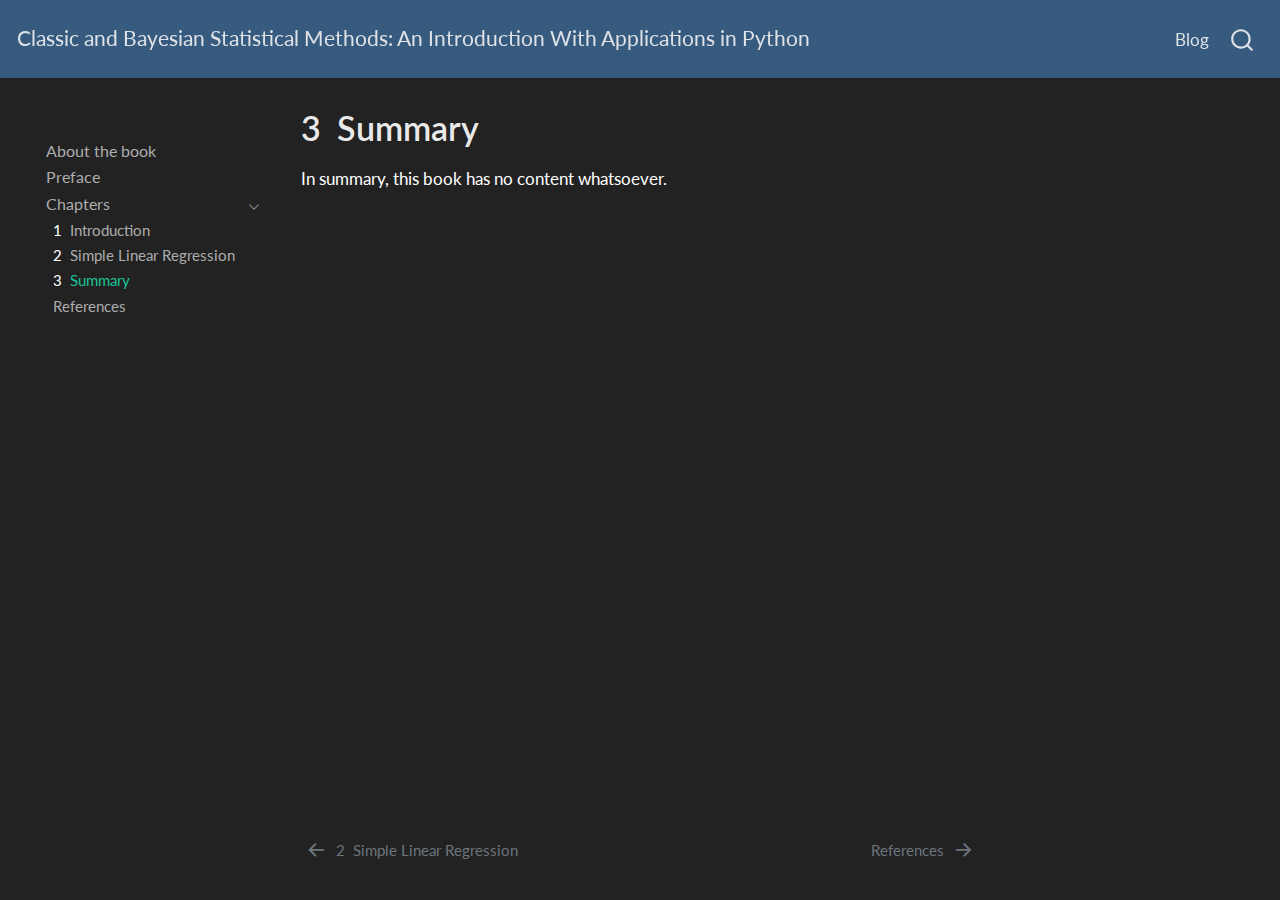
<file: docs/summary.html>
<!DOCTYPE html>
<html xmlns="http://www.w3.org/1999/xhtml" lang="en" xml:lang="en"><head>

<meta charset="utf-8">
<meta name="generator" content="quarto-1.3.324">

<meta name="viewport" content="width=device-width, initial-scale=1.0, user-scalable=yes">


<title>Classic and Bayesian Statistical Methods: An Introduction With Applications in Python - 3&nbsp; Summary</title>
<style>
code{white-space: pre-wrap;}
span.smallcaps{font-variant: small-caps;}
div.columns{display: flex; gap: min(4vw, 1.5em);}
div.column{flex: auto; overflow-x: auto;}
div.hanging-indent{margin-left: 1.5em; text-indent: -1.5em;}
ul.task-list{list-style: none;}
ul.task-list li input[type="checkbox"] {
  width: 0.8em;
  margin: 0 0.8em 0.2em -1em; /* quarto-specific, see https://github.com/quarto-dev/quarto-cli/issues/4556 */ 
  vertical-align: middle;
}
</style>


<script src="site_libs/quarto-nav/quarto-nav.js"></script>
<script src="site_libs/quarto-nav/headroom.min.js"></script>
<script src="site_libs/clipboard/clipboard.min.js"></script>
<script src="site_libs/quarto-search/autocomplete.umd.js"></script>
<script src="site_libs/quarto-search/fuse.min.js"></script>
<script src="site_libs/quarto-search/quarto-search.js"></script>
<meta name="quarto:offset" content="./">
<link href="./references.html" rel="next">
<link href="./gpa_analysis.html" rel="prev">
<script src="site_libs/quarto-html/quarto.js"></script>
<script src="site_libs/quarto-html/popper.min.js"></script>
<script src="site_libs/quarto-html/tippy.umd.min.js"></script>
<script src="site_libs/quarto-html/anchor.min.js"></script>
<link href="site_libs/quarto-html/tippy.css" rel="stylesheet">
<link href="site_libs/quarto-html/quarto-syntax-highlighting-dark.css" rel="stylesheet" id="quarto-text-highlighting-styles">
<script src="site_libs/bootstrap/bootstrap.min.js"></script>
<link href="site_libs/bootstrap/bootstrap-icons.css" rel="stylesheet">
<link href="site_libs/bootstrap/bootstrap.min.css" rel="stylesheet" id="quarto-bootstrap" data-mode="dark">
<script id="quarto-search-options" type="application/json">{
  "location": "navbar",
  "copy-button": false,
  "collapse-after": 3,
  "panel-placement": "end",
  "type": "overlay",
  "limit": 20,
  "language": {
    "search-no-results-text": "No results",
    "search-matching-documents-text": "matching documents",
    "search-copy-link-title": "Copy link to search",
    "search-hide-matches-text": "Hide additional matches",
    "search-more-match-text": "more match in this document",
    "search-more-matches-text": "more matches in this document",
    "search-clear-button-title": "Clear",
    "search-detached-cancel-button-title": "Cancel",
    "search-submit-button-title": "Submit"
  }
}</script>


</head>

<body class="nav-sidebar floating nav-fixed">

<div id="quarto-search-results"></div>
  <header id="quarto-header" class="headroom fixed-top">
    <nav class="navbar navbar-expand-lg navbar-dark ">
      <div class="navbar-container container-fluid">
      <div class="navbar-brand-container">
    <a class="navbar-brand" href="./index.html">
    <span class="navbar-title">Classic and Bayesian Statistical Methods: An Introduction With Applications in Python</span>
    </a>
  </div>
            <div id="quarto-search" class="" title="Search"></div>
          <button class="navbar-toggler" type="button" data-bs-toggle="collapse" data-bs-target="#navbarCollapse" aria-controls="navbarCollapse" aria-expanded="false" aria-label="Toggle navigation" onclick="if (window.quartoToggleHeadroom) { window.quartoToggleHeadroom(); }">
  <span class="navbar-toggler-icon"></span>
</button>
          <div class="collapse navbar-collapse" id="navbarCollapse">
            <ul class="navbar-nav navbar-nav-scroll ms-auto">
  <li class="nav-item">
    <a class="nav-link" href="https://thebayesianbandit.com/" rel="" target="">
 <span class="menu-text">Blog</span></a>
  </li>  
</ul>
            <div class="quarto-navbar-tools">
</div>
          </div> <!-- /navcollapse -->
      </div> <!-- /container-fluid -->
    </nav>
  <nav class="quarto-secondary-nav">
    <div class="container-fluid d-flex">
      <button type="button" class="quarto-btn-toggle btn" data-bs-toggle="collapse" data-bs-target="#quarto-sidebar,#quarto-sidebar-glass" aria-controls="quarto-sidebar" aria-expanded="false" aria-label="Toggle sidebar navigation" onclick="if (window.quartoToggleHeadroom) { window.quartoToggleHeadroom(); }">
        <i class="bi bi-layout-text-sidebar-reverse"></i>
      </button>
      <nav class="quarto-page-breadcrumbs" aria-label="breadcrumb"><ol class="breadcrumb"><li class="breadcrumb-item"><a href="./intro_stats.html">Chapters</a></li><li class="breadcrumb-item"><a href="./summary.html"><span class="chapter-number">3</span>&nbsp; <span class="chapter-title">Summary</span></a></li></ol></nav>
      <a class="flex-grow-1" role="button" data-bs-toggle="collapse" data-bs-target="#quarto-sidebar,#quarto-sidebar-glass" aria-controls="quarto-sidebar" aria-expanded="false" aria-label="Toggle sidebar navigation" onclick="if (window.quartoToggleHeadroom) { window.quartoToggleHeadroom(); }">      
      </a>
      <button type="button" class="btn quarto-search-button" aria-label="Search" onclick="window.quartoOpenSearch();">
        <i class="bi bi-search"></i>
      </button>
    </div>
  </nav>
</header>
<!-- content -->
<div id="quarto-content" class="quarto-container page-columns page-rows-contents page-layout-article page-navbar">
<!-- sidebar -->
  <nav id="quarto-sidebar" class="sidebar collapse collapse-horizontal sidebar-navigation floating overflow-auto">
        <div class="mt-2 flex-shrink-0 align-items-center">
        <div class="sidebar-search">
        <div id="quarto-search" class="" title="Search"></div>
        </div>
        </div>
    <div class="sidebar-menu-container"> 
    <ul class="list-unstyled mt-1">
        <li class="sidebar-item">
  <div class="sidebar-item-container"> 
  <a href="./index.html" class="sidebar-item-text sidebar-link">
 <span class="menu-text">About the book</span></a>
  </div>
</li>
        <li class="sidebar-item">
  <div class="sidebar-item-container"> 
  <a href="./preface.html" class="sidebar-item-text sidebar-link">
 <span class="menu-text">Preface</span></a>
  </div>
</li>
        <li class="sidebar-item sidebar-item-section">
      <div class="sidebar-item-container"> 
            <a class="sidebar-item-text sidebar-link text-start" data-bs-toggle="collapse" data-bs-target="#quarto-sidebar-section-1" aria-expanded="true">
 <span class="menu-text">Chapters</span></a>
          <a class="sidebar-item-toggle text-start" data-bs-toggle="collapse" data-bs-target="#quarto-sidebar-section-1" aria-expanded="true" aria-label="Toggle section">
            <i class="bi bi-chevron-right ms-2"></i>
          </a> 
      </div>
      <ul id="quarto-sidebar-section-1" class="collapse list-unstyled sidebar-section depth1 show">  
          <li class="sidebar-item">
  <div class="sidebar-item-container"> 
  <a href="./intro_stats.html" class="sidebar-item-text sidebar-link">
 <span class="menu-text"><span class="chapter-number">1</span>&nbsp; <span class="chapter-title">Introduction</span></span></a>
  </div>
</li>
          <li class="sidebar-item">
  <div class="sidebar-item-container"> 
  <a href="./gpa_analysis.html" class="sidebar-item-text sidebar-link">
 <span class="menu-text"><span class="chapter-number">2</span>&nbsp; <span class="chapter-title">Simple Linear Regression</span></span></a>
  </div>
</li>
          <li class="sidebar-item">
  <div class="sidebar-item-container"> 
  <a href="./summary.html" class="sidebar-item-text sidebar-link active">
 <span class="menu-text"><span class="chapter-number">3</span>&nbsp; <span class="chapter-title">Summary</span></span></a>
  </div>
</li>
          <li class="sidebar-item">
  <div class="sidebar-item-container"> 
  <a href="./references.html" class="sidebar-item-text sidebar-link">
 <span class="menu-text">References</span></a>
  </div>
</li>
      </ul>
  </li>
    </ul>
    </div>
</nav>
<div id="quarto-sidebar-glass" data-bs-toggle="collapse" data-bs-target="#quarto-sidebar,#quarto-sidebar-glass"></div>
<!-- margin-sidebar -->
    <div id="quarto-margin-sidebar" class="sidebar margin-sidebar">
        
    </div>
<!-- main -->
<main class="content" id="quarto-document-content">

<header id="title-block-header" class="quarto-title-block default">
<div class="quarto-title">
<h1 class="title"><span class="chapter-number">3</span>&nbsp; <span class="chapter-title">Summary</span></h1>
</div>



<div class="quarto-title-meta">

    
  
    
  </div>
  

</header>

<p>In summary, this book has no content whatsoever.</p>



</main> <!-- /main -->
<script id="quarto-html-after-body" type="application/javascript">
window.document.addEventListener("DOMContentLoaded", function (event) {
  const toggleBodyColorMode = (bsSheetEl) => {
    const mode = bsSheetEl.getAttribute("data-mode");
    const bodyEl = window.document.querySelector("body");
    if (mode === "dark") {
      bodyEl.classList.add("quarto-dark");
      bodyEl.classList.remove("quarto-light");
    } else {
      bodyEl.classList.add("quarto-light");
      bodyEl.classList.remove("quarto-dark");
    }
  }
  const toggleBodyColorPrimary = () => {
    const bsSheetEl = window.document.querySelector("link#quarto-bootstrap");
    if (bsSheetEl) {
      toggleBodyColorMode(bsSheetEl);
    }
  }
  toggleBodyColorPrimary();  
  const icon = "";
  const anchorJS = new window.AnchorJS();
  anchorJS.options = {
    placement: 'right',
    icon: icon
  };
  anchorJS.add('.anchored');
  const isCodeAnnotation = (el) => {
    for (const clz of el.classList) {
      if (clz.startsWith('code-annotation-')) {                     
        return true;
      }
    }
    return false;
  }
  const clipboard = new window.ClipboardJS('.code-copy-button', {
    text: function(trigger) {
      const codeEl = trigger.previousElementSibling.cloneNode(true);
      for (const childEl of codeEl.children) {
        if (isCodeAnnotation(childEl)) {
          childEl.remove();
        }
      }
      return codeEl.innerText;
    }
  });
  clipboard.on('success', function(e) {
    // button target
    const button = e.trigger;
    // don't keep focus
    button.blur();
    // flash "checked"
    button.classList.add('code-copy-button-checked');
    var currentTitle = button.getAttribute("title");
    button.setAttribute("title", "Copied!");
    let tooltip;
    if (window.bootstrap) {
      button.setAttribute("data-bs-toggle", "tooltip");
      button.setAttribute("data-bs-placement", "left");
      button.setAttribute("data-bs-title", "Copied!");
      tooltip = new bootstrap.Tooltip(button, 
        { trigger: "manual", 
          customClass: "code-copy-button-tooltip",
          offset: [0, -8]});
      tooltip.show();    
    }
    setTimeout(function() {
      if (tooltip) {
        tooltip.hide();
        button.removeAttribute("data-bs-title");
        button.removeAttribute("data-bs-toggle");
        button.removeAttribute("data-bs-placement");
      }
      button.setAttribute("title", currentTitle);
      button.classList.remove('code-copy-button-checked');
    }, 1000);
    // clear code selection
    e.clearSelection();
  });
  function tippyHover(el, contentFn) {
    const config = {
      allowHTML: true,
      content: contentFn,
      maxWidth: 500,
      delay: 100,
      arrow: false,
      appendTo: function(el) {
          return el.parentElement;
      },
      interactive: true,
      interactiveBorder: 10,
      theme: 'quarto',
      placement: 'bottom-start'
    };
    window.tippy(el, config); 
  }
  const noterefs = window.document.querySelectorAll('a[role="doc-noteref"]');
  for (var i=0; i<noterefs.length; i++) {
    const ref = noterefs[i];
    tippyHover(ref, function() {
      // use id or data attribute instead here
      let href = ref.getAttribute('data-footnote-href') || ref.getAttribute('href');
      try { href = new URL(href).hash; } catch {}
      const id = href.replace(/^#\/?/, "");
      const note = window.document.getElementById(id);
      return note.innerHTML;
    });
  }
      let selectedAnnoteEl;
      const selectorForAnnotation = ( cell, annotation) => {
        let cellAttr = 'data-code-cell="' + cell + '"';
        let lineAttr = 'data-code-annotation="' +  annotation + '"';
        const selector = 'span[' + cellAttr + '][' + lineAttr + ']';
        return selector;
      }
      const selectCodeLines = (annoteEl) => {
        const doc = window.document;
        const targetCell = annoteEl.getAttribute("data-target-cell");
        const targetAnnotation = annoteEl.getAttribute("data-target-annotation");
        const annoteSpan = window.document.querySelector(selectorForAnnotation(targetCell, targetAnnotation));
        const lines = annoteSpan.getAttribute("data-code-lines").split(",");
        const lineIds = lines.map((line) => {
          return targetCell + "-" + line;
        })
        let top = null;
        let height = null;
        let parent = null;
        if (lineIds.length > 0) {
            //compute the position of the single el (top and bottom and make a div)
            const el = window.document.getElementById(lineIds[0]);
            top = el.offsetTop;
            height = el.offsetHeight;
            parent = el.parentElement.parentElement;
          if (lineIds.length > 1) {
            const lastEl = window.document.getElementById(lineIds[lineIds.length - 1]);
            const bottom = lastEl.offsetTop + lastEl.offsetHeight;
            height = bottom - top;
          }
          if (top !== null && height !== null && parent !== null) {
            // cook up a div (if necessary) and position it 
            let div = window.document.getElementById("code-annotation-line-highlight");
            if (div === null) {
              div = window.document.createElement("div");
              div.setAttribute("id", "code-annotation-line-highlight");
              div.style.position = 'absolute';
              parent.appendChild(div);
            }
            div.style.top = top - 2 + "px";
            div.style.height = height + 4 + "px";
            let gutterDiv = window.document.getElementById("code-annotation-line-highlight-gutter");
            if (gutterDiv === null) {
              gutterDiv = window.document.createElement("div");
              gutterDiv.setAttribute("id", "code-annotation-line-highlight-gutter");
              gutterDiv.style.position = 'absolute';
              const codeCell = window.document.getElementById(targetCell);
              const gutter = codeCell.querySelector('.code-annotation-gutter');
              gutter.appendChild(gutterDiv);
            }
            gutterDiv.style.top = top - 2 + "px";
            gutterDiv.style.height = height + 4 + "px";
          }
          selectedAnnoteEl = annoteEl;
        }
      };
      const unselectCodeLines = () => {
        const elementsIds = ["code-annotation-line-highlight", "code-annotation-line-highlight-gutter"];
        elementsIds.forEach((elId) => {
          const div = window.document.getElementById(elId);
          if (div) {
            div.remove();
          }
        });
        selectedAnnoteEl = undefined;
      };
      // Attach click handler to the DT
      const annoteDls = window.document.querySelectorAll('dt[data-target-cell]');
      for (const annoteDlNode of annoteDls) {
        annoteDlNode.addEventListener('click', (event) => {
          const clickedEl = event.target;
          if (clickedEl !== selectedAnnoteEl) {
            unselectCodeLines();
            const activeEl = window.document.querySelector('dt[data-target-cell].code-annotation-active');
            if (activeEl) {
              activeEl.classList.remove('code-annotation-active');
            }
            selectCodeLines(clickedEl);
            clickedEl.classList.add('code-annotation-active');
          } else {
            // Unselect the line
            unselectCodeLines();
            clickedEl.classList.remove('code-annotation-active');
          }
        });
      }
  const findCites = (el) => {
    const parentEl = el.parentElement;
    if (parentEl) {
      const cites = parentEl.dataset.cites;
      if (cites) {
        return {
          el,
          cites: cites.split(' ')
        };
      } else {
        return findCites(el.parentElement)
      }
    } else {
      return undefined;
    }
  };
  var bibliorefs = window.document.querySelectorAll('a[role="doc-biblioref"]');
  for (var i=0; i<bibliorefs.length; i++) {
    const ref = bibliorefs[i];
    const citeInfo = findCites(ref);
    if (citeInfo) {
      tippyHover(citeInfo.el, function() {
        var popup = window.document.createElement('div');
        citeInfo.cites.forEach(function(cite) {
          var citeDiv = window.document.createElement('div');
          citeDiv.classList.add('hanging-indent');
          citeDiv.classList.add('csl-entry');
          var biblioDiv = window.document.getElementById('ref-' + cite);
          if (biblioDiv) {
            citeDiv.innerHTML = biblioDiv.innerHTML;
          }
          popup.appendChild(citeDiv);
        });
        return popup.innerHTML;
      });
    }
  }
});
</script>
<nav class="page-navigation">
  <div class="nav-page nav-page-previous">
      <a href="./gpa_analysis.html" class="pagination-link">
        <i class="bi bi-arrow-left-short"></i> <span class="nav-page-text"><span class="chapter-number">2</span>&nbsp; <span class="chapter-title">Simple Linear Regression</span></span>
      </a>          
  </div>
  <div class="nav-page nav-page-next">
      <a href="./references.html" class="pagination-link">
        <span class="nav-page-text">References</span> <i class="bi bi-arrow-right-short"></i>
      </a>
  </div>
</nav>
</div> <!-- /content -->



</body></html>
</file>
<file: _book/site_libs/quarto-html/tippy.css>
.tippy-box[data-animation=fade][data-state=hidden]{opacity:0}[data-tippy-root]{max-width:calc(100vw - 10px)}.tippy-box{position:relative;background-color:#333;color:#fff;border-radius:4px;font-size:14px;line-height:1.4;white-space:normal;outline:0;transition-property:transform,visibility,opacity}.tippy-box[data-placement^=top]>.tippy-arrow{bottom:0}.tippy-box[data-placement^=top]>.tippy-arrow:before{bottom:-7px;left:0;border-width:8px 8px 0;border-top-color:initial;transform-origin:center top}.tippy-box[data-placement^=bottom]>.tippy-arrow{top:0}.tippy-box[data-placement^=bottom]>.tippy-arrow:before{top:-7px;left:0;border-width:0 8px 8px;border-bottom-color:initial;transform-origin:center bottom}.tippy-box[data-placement^=left]>.tippy-arrow{right:0}.tippy-box[data-placement^=left]>.tippy-arrow:before{border-width:8px 0 8px 8px;border-left-color:initial;right:-7px;transform-origin:center left}.tippy-box[data-placement^=right]>.tippy-arrow{left:0}.tippy-box[data-placement^=right]>.tippy-arrow:before{left:-7px;border-width:8px 8px 8px 0;border-right-color:initial;transform-origin:center right}.tippy-box[data-inertia][data-state=visible]{transition-timing-function:cubic-bezier(.54,1.5,.38,1.11)}.tippy-arrow{width:16px;height:16px;color:#333}.tippy-arrow:before{content:"";position:absolute;border-color:transparent;border-style:solid}.tippy-content{position:relative;padding:5px 9px;z-index:1}
</file>
<file: _book/site_libs/quarto-html/quarto-syntax-highlighting.css>
/* quarto syntax highlight colors */
:root {
  --quarto-hl-ot-color: #003B4F;
  --quarto-hl-at-color: #657422;
  --quarto-hl-ss-color: #20794D;
  --quarto-hl-an-color: #5E5E5E;
  --quarto-hl-fu-color: #4758AB;
  --quarto-hl-st-color: #20794D;
  --quarto-hl-cf-color: #003B4F;
  --quarto-hl-op-color: #5E5E5E;
  --quarto-hl-er-color: #AD0000;
  --quarto-hl-bn-color: #AD0000;
  --quarto-hl-al-color: #AD0000;
  --quarto-hl-va-color: #111111;
  --quarto-hl-bu-color: inherit;
  --quarto-hl-ex-color: inherit;
  --quarto-hl-pp-color: #AD0000;
  --quarto-hl-in-color: #5E5E5E;
  --quarto-hl-vs-color: #20794D;
  --quarto-hl-wa-color: #5E5E5E;
  --quarto-hl-do-color: #5E5E5E;
  --quarto-hl-im-color: #00769E;
  --quarto-hl-ch-color: #20794D;
  --quarto-hl-dt-color: #AD0000;
  --quarto-hl-fl-color: #AD0000;
  --quarto-hl-co-color: #5E5E5E;
  --quarto-hl-cv-color: #5E5E5E;
  --quarto-hl-cn-color: #8f5902;
  --quarto-hl-sc-color: #5E5E5E;
  --quarto-hl-dv-color: #AD0000;
  --quarto-hl-kw-color: #003B4F;
}

/* other quarto variables */
:root {
  --quarto-font-monospace: SFMono-Regular, Menlo, Monaco, Consolas, "Liberation Mono", "Courier New", monospace;
}

pre > code.sourceCode > span {
  color: #003B4F;
}

code span {
  color: #003B4F;
}

code.sourceCode > span {
  color: #003B4F;
}

div.sourceCode,
div.sourceCode pre.sourceCode {
  color: #003B4F;
}

code span.ot {
  color: #003B4F;
  font-style: inherit;
}

code span.at {
  color: #657422;
  font-style: inherit;
}

code span.ss {
  color: #20794D;
  font-style: inherit;
}

code span.an {
  color: #5E5E5E;
  font-style: inherit;
}

code span.fu {
  color: #4758AB;
  font-style: inherit;
}

code span.st {
  color: #20794D;
  font-style: inherit;
}

code span.cf {
  color: #003B4F;
  font-style: inherit;
}

code span.op {
  color: #5E5E5E;
  font-style: inherit;
}

code span.er {
  color: #AD0000;
  font-style: inherit;
}

code span.bn {
  color: #AD0000;
  font-style: inherit;
}

code span.al {
  color: #AD0000;
  font-style: inherit;
}

code span.va {
  color: #111111;
  font-style: inherit;
}

code span.bu {
  font-style: inherit;
}

code span.ex {
  font-style: inherit;
}

code span.pp {
  color: #AD0000;
  font-style: inherit;
}

code span.in {
  color: #5E5E5E;
  font-style: inherit;
}

code span.vs {
  color: #20794D;
  font-style: inherit;
}

code span.wa {
  color: #5E5E5E;
  font-style: italic;
}

code span.do {
  color: #5E5E5E;
  font-style: italic;
}

code span.im {
  color: #00769E;
  font-style: inherit;
}

code span.ch {
  color: #20794D;
  font-style: inherit;
}

code span.dt {
  color: #AD0000;
  font-style: inherit;
}

code span.fl {
  color: #AD0000;
  font-style: inherit;
}

code span.co {
  color: #5E5E5E;
  font-style: inherit;
}

code span.cv {
  color: #5E5E5E;
  font-style: italic;
}

code span.cn {
  color: #8f5902;
  font-style: inherit;
}

code span.sc {
  color: #5E5E5E;
  font-style: inherit;
}

code span.dv {
  color: #AD0000;
  font-style: inherit;
}

code span.kw {
  color: #003B4F;
  font-style: inherit;
}

.prevent-inlining {
  content: "</";
}

/*# sourceMappingURL=debc5d5d77c3f9108843748ff7464032.css.map */
</file>
<file: docs/site_libs/quarto-html/tippy.css>
.tippy-box[data-animation=fade][data-state=hidden]{opacity:0}[data-tippy-root]{max-width:calc(100vw - 10px)}.tippy-box{position:relative;background-color:#333;color:#fff;border-radius:4px;font-size:14px;line-height:1.4;white-space:normal;outline:0;transition-property:transform,visibility,opacity}.tippy-box[data-placement^=top]>.tippy-arrow{bottom:0}.tippy-box[data-placement^=top]>.tippy-arrow:before{bottom:-7px;left:0;border-width:8px 8px 0;border-top-color:initial;transform-origin:center top}.tippy-box[data-placement^=bottom]>.tippy-arrow{top:0}.tippy-box[data-placement^=bottom]>.tippy-arrow:before{top:-7px;left:0;border-width:0 8px 8px;border-bottom-color:initial;transform-origin:center bottom}.tippy-box[data-placement^=left]>.tippy-arrow{right:0}.tippy-box[data-placement^=left]>.tippy-arrow:before{border-width:8px 0 8px 8px;border-left-color:initial;right:-7px;transform-origin:center left}.tippy-box[data-placement^=right]>.tippy-arrow{left:0}.tippy-box[data-placement^=right]>.tippy-arrow:before{left:-7px;border-width:8px 8px 8px 0;border-right-color:initial;transform-origin:center right}.tippy-box[data-inertia][data-state=visible]{transition-timing-function:cubic-bezier(.54,1.5,.38,1.11)}.tippy-arrow{width:16px;height:16px;color:#333}.tippy-arrow:before{content:"";position:absolute;border-color:transparent;border-style:solid}.tippy-content{position:relative;padding:5px 9px;z-index:1}
</file>
<file: docs/site_libs/quarto-html/quarto-syntax-highlighting-dark.css>
/* quarto syntax highlight colors */
:root {
  --quarto-hl-al-color: #f07178;
  --quarto-hl-an-color: #d4d0ab;
  --quarto-hl-at-color: #00e0e0;
  --quarto-hl-bn-color: #d4d0ab;
  --quarto-hl-bu-color: #abe338;
  --quarto-hl-ch-color: #abe338;
  --quarto-hl-co-color: #f8f8f2;
  --quarto-hl-cv-color: #ffd700;
  --quarto-hl-cn-color: #ffd700;
  --quarto-hl-cf-color: #ffa07a;
  --quarto-hl-dt-color: #ffa07a;
  --quarto-hl-dv-color: #d4d0ab;
  --quarto-hl-do-color: #f8f8f2;
  --quarto-hl-er-color: #f07178;
  --quarto-hl-ex-color: #00e0e0;
  --quarto-hl-fl-color: #d4d0ab;
  --quarto-hl-fu-color: #ffa07a;
  --quarto-hl-im-color: #abe338;
  --quarto-hl-in-color: #d4d0ab;
  --quarto-hl-kw-color: #ffa07a;
  --quarto-hl-op-color: #ffa07a;
  --quarto-hl-ot-color: #00e0e0;
  --quarto-hl-pp-color: #dcc6e0;
  --quarto-hl-re-color: #00e0e0;
  --quarto-hl-sc-color: #abe338;
  --quarto-hl-ss-color: #abe338;
  --quarto-hl-st-color: #abe338;
  --quarto-hl-va-color: #00e0e0;
  --quarto-hl-vs-color: #abe338;
  --quarto-hl-wa-color: #dcc6e0;
}

/* other quarto variables */
:root {
  --quarto-font-monospace: SFMono-Regular, Menlo, Monaco, Consolas, "Liberation Mono", "Courier New", monospace;
}

code span.al {
  background-color: #2a0f15;
  font-weight: bold;
  color: #f07178;
}

code span.an {
  color: #d4d0ab;
}

code span.at {
  color: #00e0e0;
}

code span.bn {
  color: #d4d0ab;
}

code span.bu {
  color: #abe338;
}

code span.ch {
  color: #abe338;
}

code span.co {
  font-style: italic;
  color: #f8f8f2;
}

code span.cv {
  color: #ffd700;
}

code span.cn {
  color: #ffd700;
}

code span.cf {
  font-weight: bold;
  color: #ffa07a;
}

code span.dt {
  color: #ffa07a;
}

code span.dv {
  color: #d4d0ab;
}

code span.do {
  color: #f8f8f2;
}

code span.er {
  color: #f07178;
  text-decoration: underline;
}

code span.ex {
  font-weight: bold;
  color: #00e0e0;
}

code span.fl {
  color: #d4d0ab;
}

code span.fu {
  color: #ffa07a;
}

code span.im {
  color: #abe338;
}

code span.in {
  color: #d4d0ab;
}

code span.kw {
  font-weight: bold;
  color: #ffa07a;
}

pre > code.sourceCode > span {
  color: #f8f8f2;
}

code span {
  color: #f8f8f2;
}

code.sourceCode > span {
  color: #f8f8f2;
}

div.sourceCode,
div.sourceCode pre.sourceCode {
  color: #f8f8f2;
}

code span.op {
  color: #ffa07a;
}

code span.ot {
  color: #00e0e0;
}

code span.pp {
  color: #dcc6e0;
}

code span.re {
  background-color: #f8f8f2;
  color: #00e0e0;
}

code span.sc {
  color: #abe338;
}

code span.ss {
  color: #abe338;
}

code span.st {
  color: #abe338;
}

code span.va {
  color: #00e0e0;
}

code span.vs {
  color: #abe338;
}

code span.wa {
  color: #dcc6e0;
}

.prevent-inlining {
  content: "</";
}

/*# sourceMappingURL=935a306eefa94366c21e1a970dddb765.css.map */
</file>
